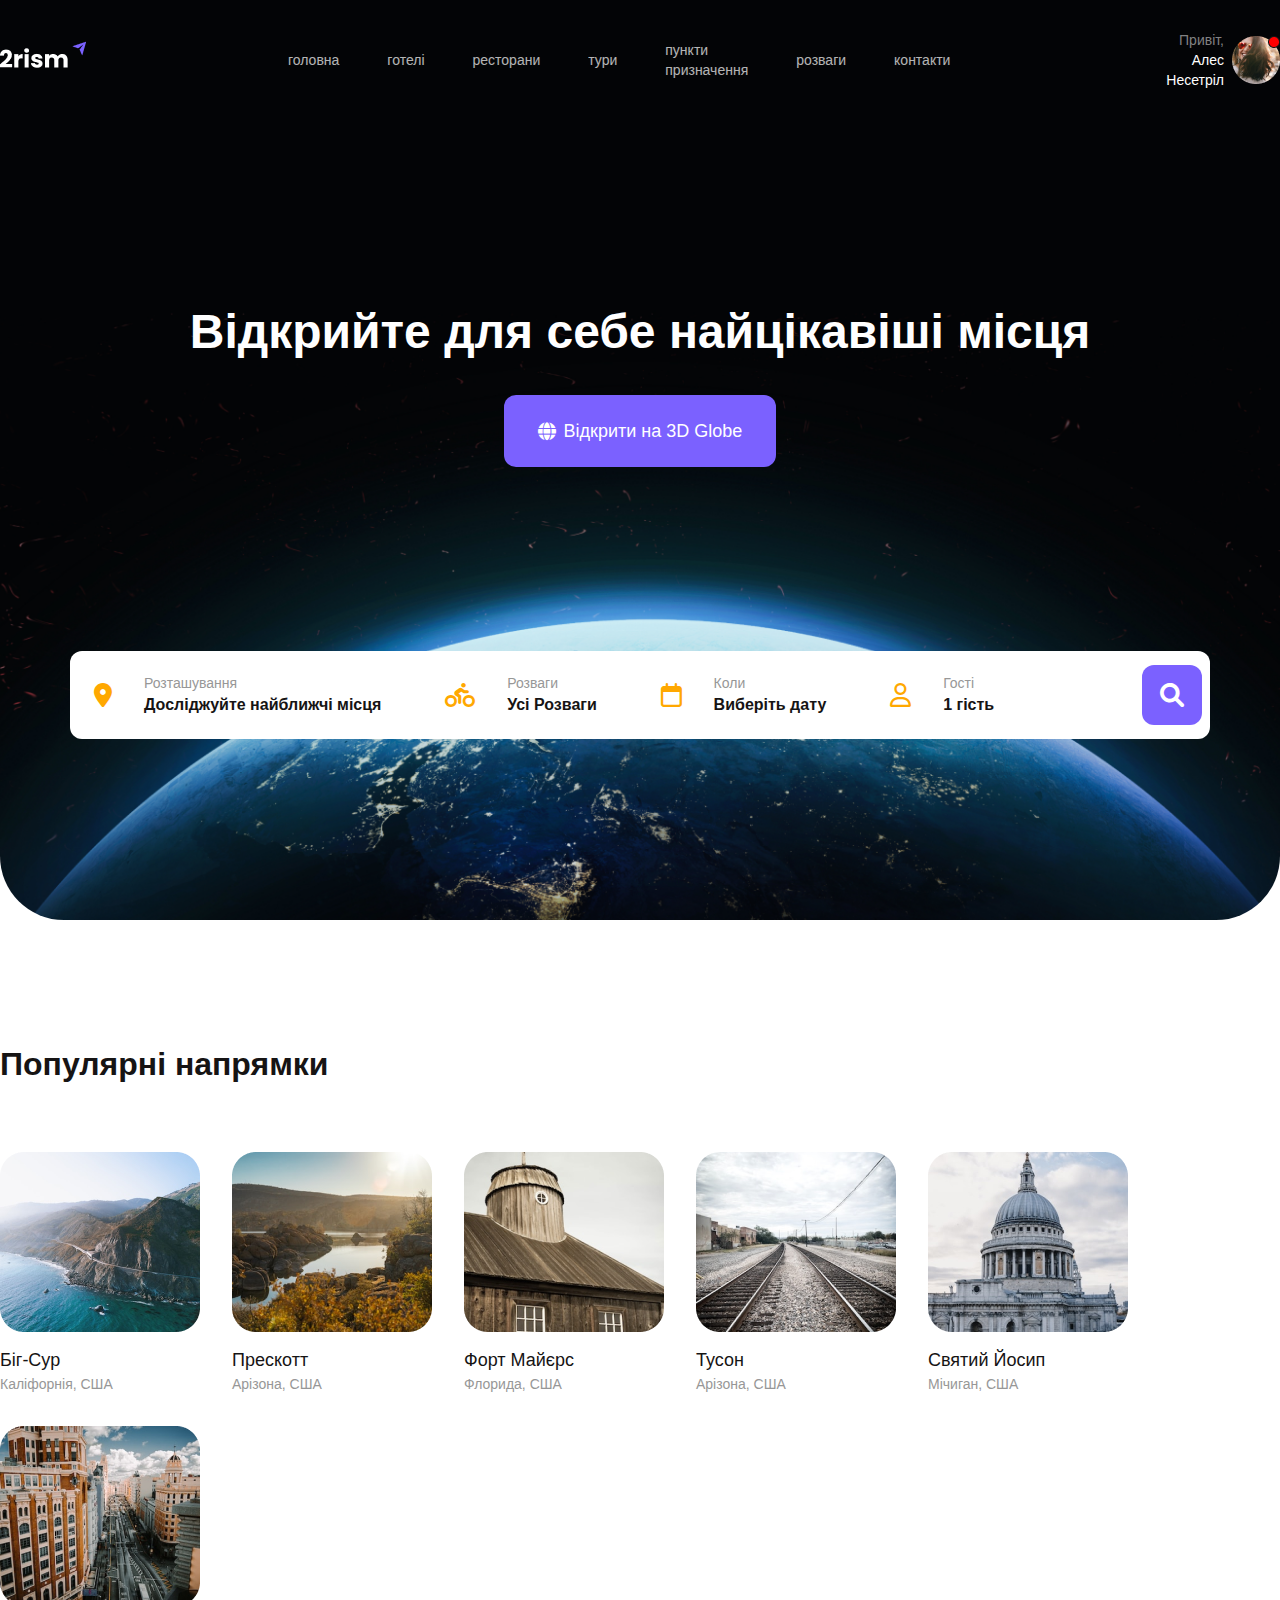
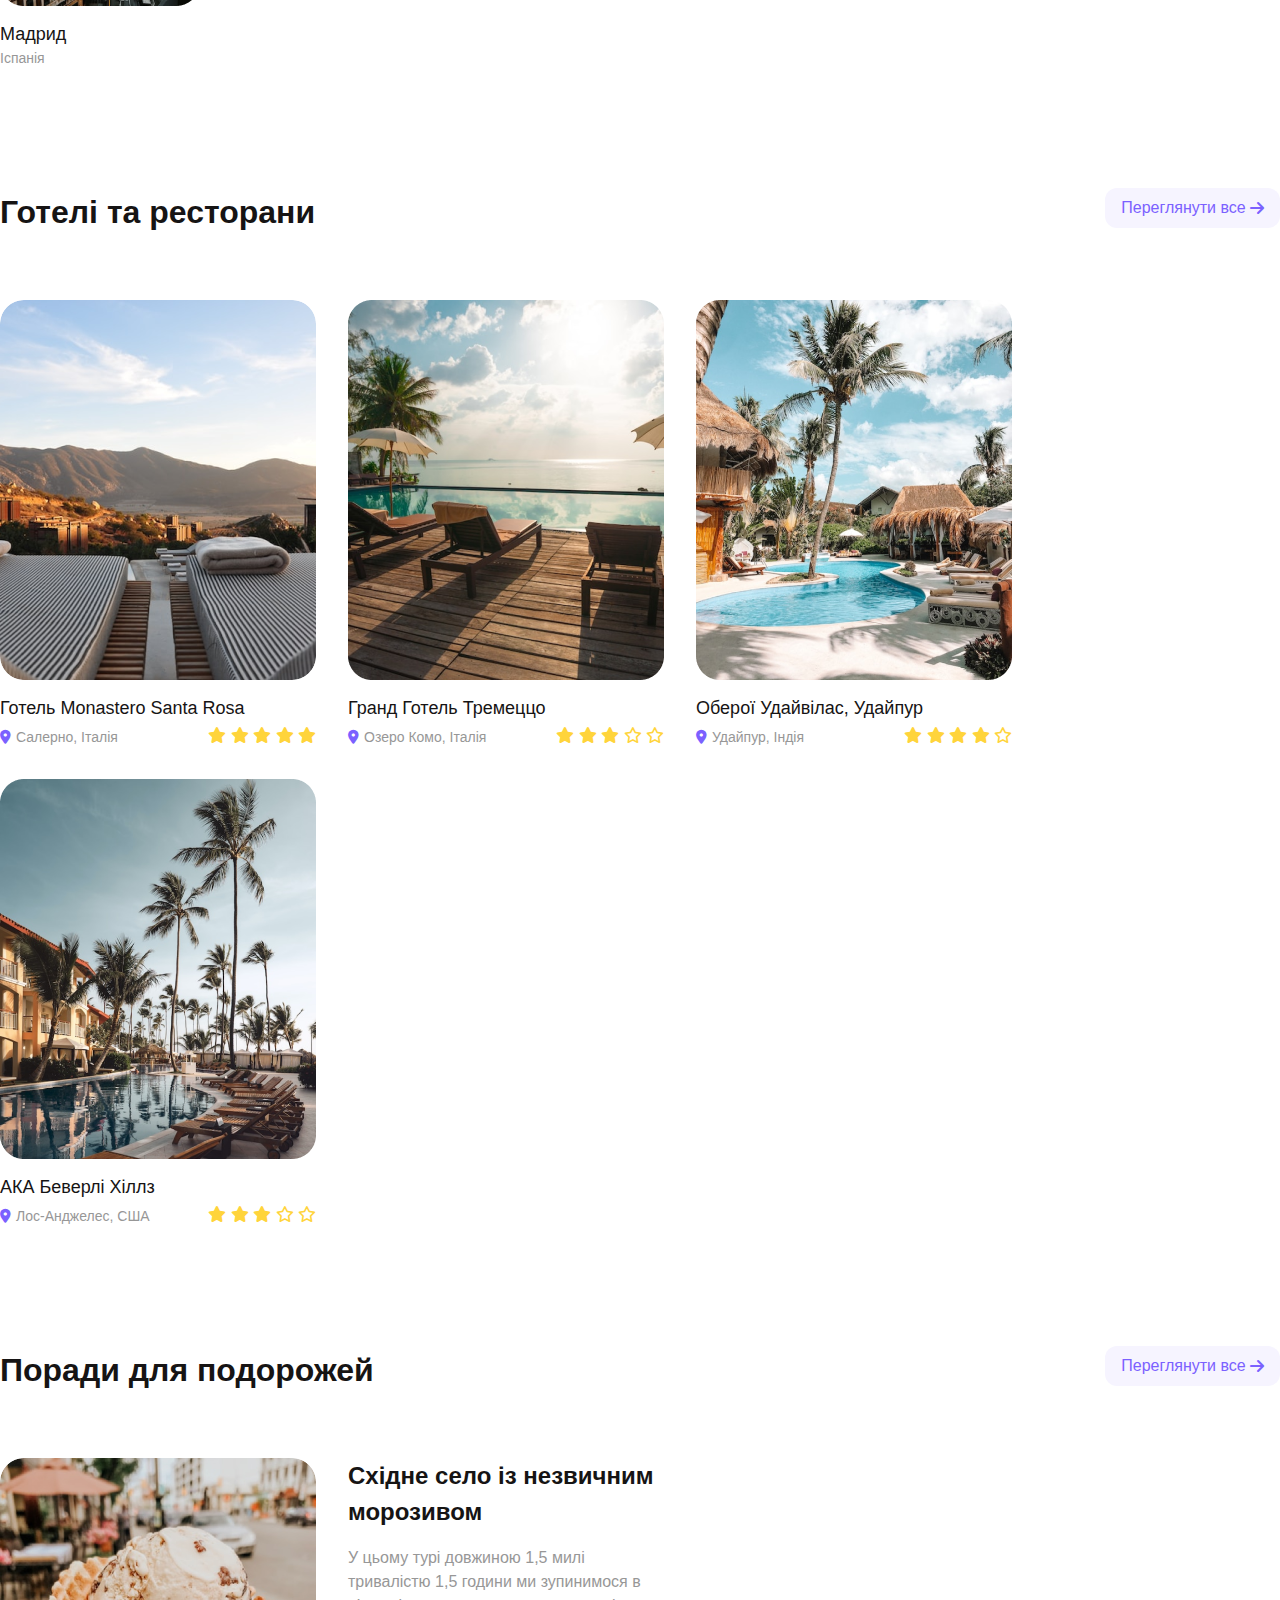
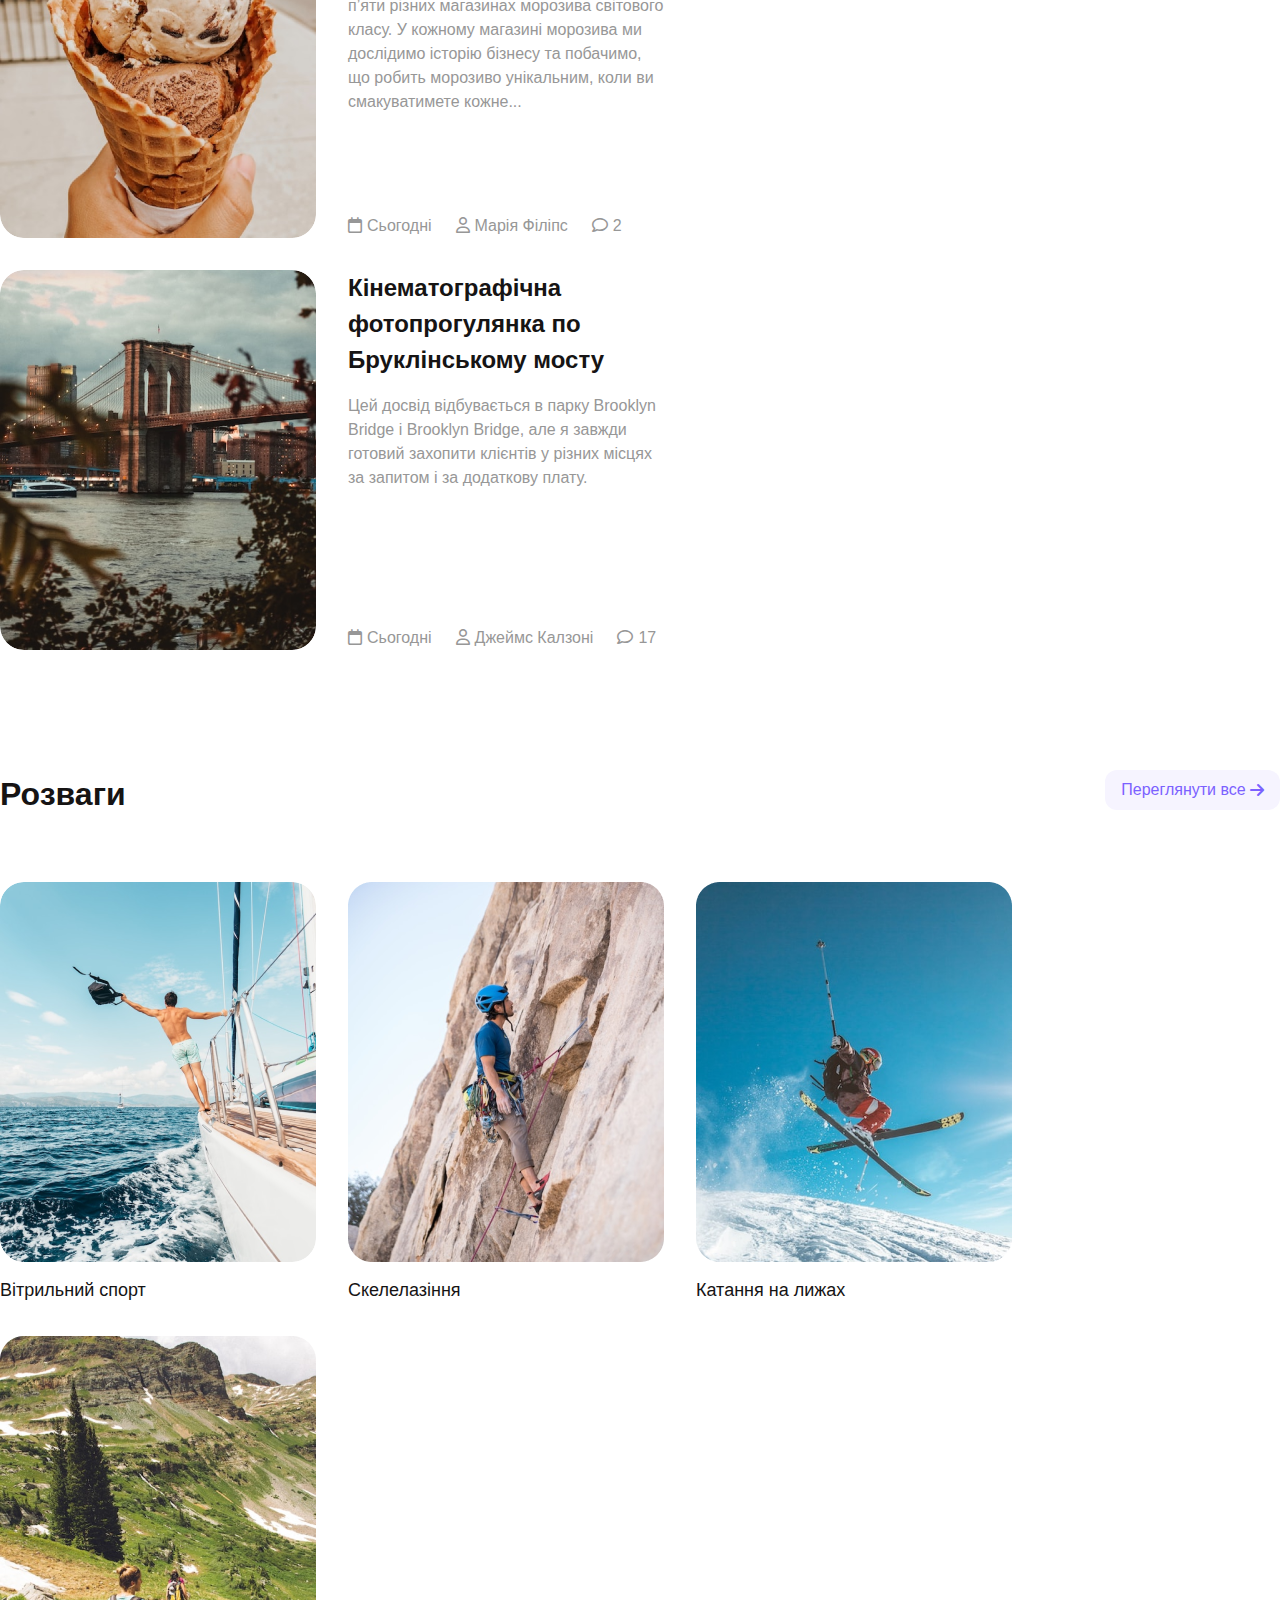
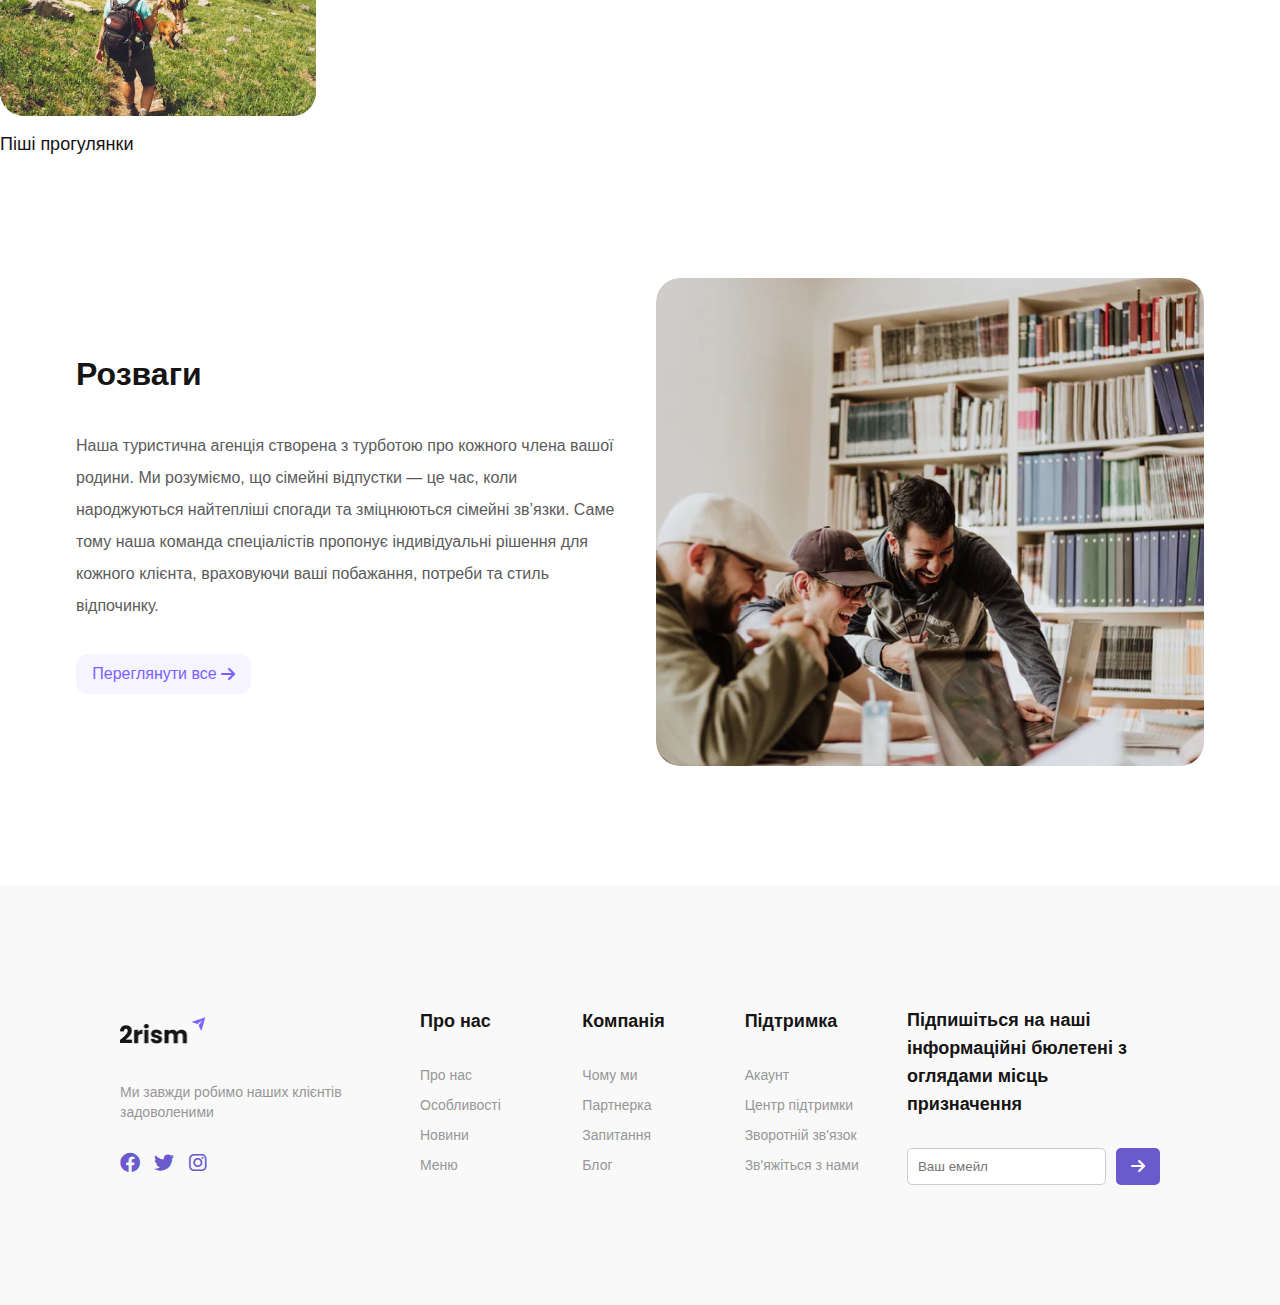
<file: KP/index.html>
<!doctype html>
<html lang="uk">
<head>
    <meta charset="UTF-8">
    <meta name="viewport" content="width=device-width, initial-scale=1.0">
    <meta http-equiv="X-UA-Compatible" content="ie=edge">
    <title>2rism</title>
    <link rel="stylesheet" href="css/style.css">
    <link rel="icon" type="image/png" href="img/favicon.png" sizes="16x16">
    <link rel="shortcut icon" href="img/favicon.png" type="image/x-icon">
    <meta name="description" content="Сайт туристичної агенції для планування сімейних відпусток">
    <link rel="stylesheet" href="https://cdnjs.cloudflare.com/ajax/libs/font-awesome/6.0.0-beta3/css/all.min.css">
</head>
<body>
    <a href="#" class="scroll-to-top" id="scrollToTopBtn">&#8593;</a>
    <div id="contactModal" class="modal">
        <div class="modal-content">
            <span class="close">&times;</span>
            <h2>Зв'язатися з нами</h2>
            <form>
                <label for="name">Ваше ім'я:</label>
                <input type="text" id="name" name="name" required>
                <label for="email">Ваш email:</label>
                <input type="email" id="email" name="email" required>
                <label for="message">Ваше повідомлення:</label>
                <textarea id="message" name="message" required></textarea>
                <button type="submit">Відправити</button>
            </form>
        </div>
    </div>
    <header>
        <a href="index.html"><img src="img/logo.png" class="logo" alt="img"></a>
        <nav>
            <ul>
                <li><a href="#">головна</a></li>
                <li><a href="hotel.html">готелі</a></li>
                <li><a href="#">ресторани</a></li>
                <li><a href="#">тури</a></li>
                <li><a href="#">пункти призначення</a></li>
                <li><a href="#">розваги</a></li>
                <li><a href="#" id="contactBtn">контакти</a></li>
            </ul>
        </nav>
        <div class="user-profile">
            <p>Привіт,<br><span>Алес Несетріл</span></p>
            <img src="img/avatar.png" alt="Profile Picture">
        </div>
    </header>
    <main>
        <section class="hero">
            <h1>Відкрийте для себе найцікавіші місця</h1>
            <a href="#" class="discover-button"><i class="fa-solid fa-globe" style="color: #ffffff;"></i>Відкрити на 3D Globe</a>
        </section>
        <section class="block-search">
            <div class="card-search">
                <i class="fa-solid fa-location-dot fa-xl" style="color: #FFA800;"></i>
                <div>
                    <h2>Розташування</h2>
                    <p>Досліджуйте найближчі місця</p>
                </div>
            </div>
            <div class="card-search">
                <i class="fa-solid fa-person-biking fa-xl" style="color: #FFA800;"></i>
                <div>
                    <h2>Розваги</h2>
                    <p>Усі Розваги</p>
                </div>
            </div>
            <div class="card-search">
                <i class="fa-regular fa-calendar fa-xl" style="color: #FFA800;"></i>
                <div>
                    <h2>Коли</h2>
                    <p>Виберіть дату</p>
                </div>
            </div>
            <div class="card-search">
                <i class="fa-regular fa-user fa-xl" style="color: #FFA800;"></i>
                <div>
                    <h2>Гості</h2>
                    <p>1 гість</p>
                </div>
            </div>
            <a href="#"><i class="fa-solid fa-magnifying-glass fa-xl" style="color: #fff;"></i></a>
        </section>
    </main>
    <section class="block">
        <div>
            <h3 class="sections-title">Популярні напрямки</h3>
            <div class="dest-cards-block">
                <div class="card-destination">
                    <img src="img/card.png" alt="img">
                    <div>
                        <h4>Біг-Сур</h4>
                        <p>Каліфорнія, США</p>
                    </div>
                </div>
                <div class="card-destination">
                    <img src="img/card1.png" alt="img">
                    <div>
                        <h4>Прескотт</h4>
                        <p>Арізона, США</p>
                    </div>
                </div>
                <div class="card-destination">
                    <img src="img/card2.png" alt="img">
                    <div>
                        <h4>Форт Майєрс</h4>
                        <p>Флорида, США</p>
                    </div>
                </div>
                <div class="card-destination">
                    <img src="img/card3.png" alt="img">
                    <div>
                        <h4>Тусон</h4>
                        <p>Арізона, США</p>
                    </div>
                </div>
                <div class="card-destination">
                    <img src="img/card4.png" alt="img">
                    <div>
                        <h4>Святий Йосип</h4>
                        <p>Мічиган, США</p>
                    </div>
                </div>
                <div class="card-destination">
                    <img src="img/card5.png" alt="img">
                    <div>
                        <h4>Мадрид</h4>
                        <p>Іспанія</p>
                    </div>
                </div>
            </div>
        </div>
    </section>
    <section class="block">
        <div>
            <div class="title-block">
                <h3 class="sections-title">Готелі та ресторани</h3>
                <a href="hotel.html">Переглянути все <i class="fa-solid fa-arrow-right" style="color: #7B61FF;"></i></a>
            </div>
            <div class="dest-cards-block">
                <div class="card-hotels">
                    <img src="img/card-hotel.png" alt="img">
                    <div>
                        <h4>Готель Monastero Santa Rosa</h4>
                        <div class="stars-block">
                            <p><i class="fa-solid fa-location-dot" style="color: #7B61FF;"></i>Салерно, Італія</p>
                            <div>
                                <i class="fa-solid fa-star" style="color: #FFD43B;"></i>
                                <i class="fa-solid fa-star" style="color: #FFD43B;"></i>
                                <i class="fa-solid fa-star" style="color: #FFD43B;"></i>
                                <i class="fa-solid fa-star" style="color: #FFD43B;"></i>
                                <i class="fa-solid fa-star" style="color: #FFD43B;"></i>
                            </div>
                        </div>
                    </div>
                </div>
                <div class="card-destination">
                    <img src="img/card-hotel1.png" alt="img">
                    <div>
                        <h4>Гранд Готель Тремеццо</h4>
                        <div class="stars-block">
                            <p><i class="fa-solid fa-location-dot" style="color: #7B61FF;"></i>Озеро Комо, Італія</p>
                            <div>
                                <i class="fa-solid fa-star" style="color: #FFD43B;"></i>
                                <i class="fa-solid fa-star" style="color: #FFD43B;"></i>
                                <i class="fa-solid fa-star" style="color: #FFD43B;"></i>
                                <i class="fa-regular fa-star" style="color: #FFD43B;"></i>
                                <i class="fa-regular fa-star" style="color: #FFD43B;"></i>
                            </div>
                        </div>
                    </div>
                </div>
                <div class="card-destination">
                    <img src="img/card-hotel2.png" alt="img">
                    <div>
                        <h4>Оберої Удайвілас, Удайпур</h4>
                        <div class="stars-block">
                            <p><i class="fa-solid fa-location-dot" style="color: #7B61FF;"></i>Удайпур, Індія</p>
                            <div>
                                <i class="fa-solid fa-star" style="color: #FFD43B;"></i>
                                <i class="fa-solid fa-star" style="color: #FFD43B;"></i>
                                <i class="fa-solid fa-star" style="color: #FFD43B;"></i>
                                <i class="fa-solid fa-star" style="color: #FFD43B;"></i>
                                <i class="fa-regular fa-star" style="color: #FFD43B;"></i>
                            </div>
                        </div>
                    </div>
                </div>
                <div class="card-destination">
                    <img src="img/card-hotel3.png" alt="img">
                    <div>
                        <h4>АКА Беверлі Хіллз</h4>
                        <div class="stars-block">
                            <p><i class="fa-solid fa-location-dot" style="color: #7B61FF;"></i>Лос-Анджелес, США</p>
                            <div>
                                <i class="fa-solid fa-star" style="color: #FFD43B;"></i>
                                <i class="fa-solid fa-star" style="color: #FFD43B;"></i>
                                <i class="fa-solid fa-star" style="color: #FFD43B;"></i>
                                <i class="fa-regular fa-star" style="color: #FFD43B;"></i>
                                <i class="fa-regular fa-star" style="color: #FFD43B;"></i>
                            </div>
                        </div>
                    </div>
                </div>
            </div>
        </div>
    </section>
    <section class="block">
        <div>
            <div class="title-block">
                <h3 class="sections-title">Поради для подорожей</h3>
                <a href="advice.html">Переглянути все <i class="fa-solid fa-arrow-right" style="color: #7B61FF;"></i></a>
            </div>
            <div class="dest-cards-block">
                <div class="card-tips">
                    <img src="img/card-travel.png" alt="img">
                    <div>
                        <h4>Східне село із незвичним морозивом</h4>
                        <p>У цьому турі довжиною 1,5 милі тривалістю 1,5 години ми зупинимося
                            в п’яти різних магазинах морозива світового класу. У кожному
                            магазині морозива ми дослідимо історію бізнесу та побачимо,
                            що робить морозиво унікальним, коли ви смакуватимете кожне...</p>
                        <div class="card-info">
                            <p><i class="fa-regular fa-calendar" style="color: #979797;"></i>Сьогодні</p>
                            <p><i class="fa-regular fa-user" style="color: #979797;"></i>Марія Філіпс</p>
                            <p><i class="fa-regular fa-comment" style="color: #979797;"></i>2</p>
                        </div>
                    </div>
                </div>
                <div class="card-tips">
                    <img src="img/card-travel2.png" alt="img">
                    <div>
                        <h4>Кінематографічна фотопрогулянка по Бруклінському мосту</h4>
                        <p>Цей досвід відбувається в парку Brooklyn Bridge і Brooklyn Bridge,
                            але я завжди готовий захопити клієнтів у різних місцях за запитом і
                            за додаткову плату.</p>
                        <div class="card-info">
                            <p><i class="fa-regular fa-calendar" style="color: #979797;"></i>Сьогодні</p>
                            <p><i class="fa-regular fa-user" style="color: #979797;"></i>Джеймс Калзоні</p>
                            <p><i class="fa-regular fa-comment" style="color: #979797;"></i>17</p>
                        </div>
                    </div>
                </div>
            </div>
        </div>
    </section>
    <section class="block">
        <div>
            <div class="title-block">
                <h3 class="sections-title">Розваги</h3>
                <a href="#">Переглянути все <i class="fa-solid fa-arrow-right" style="color: #7B61FF;"></i></a>
            </div>
            <div class="dest-cards-block">
                <div class="card-hotels">
                    <img src="img/card-act.png" alt="img">
                    <div>
                        <h4>Вітрильний спорт</h4>
                    </div>
                </div>
                <div class="card-destination">
                    <img src="img/card-act1.png" alt="img">
                    <div>
                        <h4>Скелелазіння</h4>
                    </div>
                </div>
                <div class="card-destination">
                    <img src="img/card-act2.png" alt="img">
                    <div>
                        <h4>Катання на лижах</h4>
                    </div>
                </div>
                <div class="card-destination">
                    <img src="img/card-act3.png" alt="img">
                    <div>
                        <h4>Піші прогулянки</h4>
                    </div>
                </div>
            </div>
        </div>
    </section>
    <section class="block">
        <div class="about-block">
            <div>
                <h3 class="sections-title">Розваги</h3>
                <p>Наша туристична агенція створена з турботою про кожного члена вашої родини.
                    Ми розуміємо, що сімейні відпустки — це час, коли народжуються найтепліші
                    спогади та зміцнюються сімейні зв’язки. Саме тому наша команда спеціалістів
                    пропонує індивідуальні рішення для кожного клієнта, враховуючи ваші побажання,
                    потреби та стиль відпочинку.</p>
                <a href="#">Переглянути все <i class="fa-solid fa-arrow-right" style="color: #7B61FF;"></i></a>
            </div>
            <img src="img/col.png" alt="img">
        </div>
    </section>
    <footer>
        <div class="footer-container">
            <div class="footer-section">
                <img src="img/logo-black.png" alt="img">
                <p>Ми завжди робимо наших клієнтів задоволеними</p>
                <div class="social-icons">
                    <a href="#"><i class="fab fa-facebook"></i></a>
                    <a href="#"><i class="fab fa-twitter"></i></a>
                    <a href="#"><i class="fab fa-instagram"></i></a>
                </div>
            </div>
            <div class="footer-section">
                <h3>Про нас</h3>
                <ul>
                    <li><a href="#">Про нас</a></li>
                    <li><a href="#">Особливості</a></li>
                    <li><a href="#">Новини</a></li>
                    <li><a href="#">Меню</a></li>
                </ul>
            </div>
            <div class="footer-section">
                <h3>Компанія</h3>
                <ul>
                    <li><a href="#">Чому ми</a></li>
                    <li><a href="#">Партнерка</a></li>
                    <li><a href="#">Запитання</a></li>
                    <li><a href="#">Блог</a></li>
                </ul>
            </div>
            <div class="footer-section">
                <h3>Підтримка</h3>
                <ul>
                    <li><a href="#">Акаунт</a></li>
                    <li><a href="#">Центр підтримки</a></li>
                    <li><a href="#">Зворотній зв'язок</a></li>
                    <li><a href="#">Зв'яжіться з нами</a></li>
                </ul>
            </div>
            <div class="footer-section">
                <h3>Підпишіться на наші інформаційні бюлетені з оглядами місць призначення</h3>
                <form action="#">
                    <input type="email" placeholder="Ваш емейл" required>
                    <button type="submit"><i class="fas fa-arrow-right"></i></button>
                </form>
            </div>
        </div>
    </footer>

    <script src="script/script.js"></script>
</body>
</html>
</file>
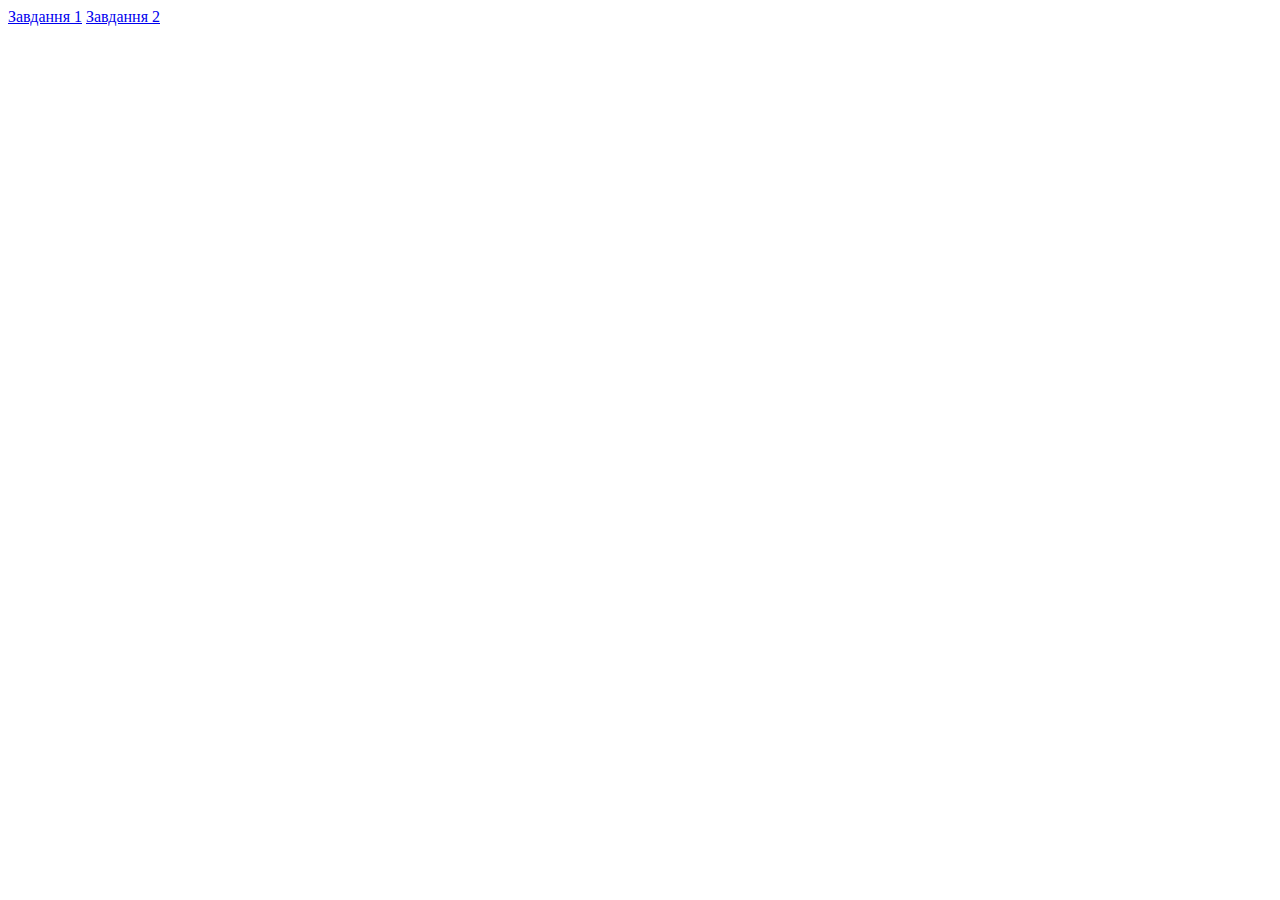
<file: lr5/index.html>
<!DOCTYPE html>
<html lang="en">
<head>
    <meta charset="UTF-8">
    <meta name="viewport" content="width=device-width, initial-scale=1.0">
    <title>Document</title>
</head>
<body>
    <a href="1/index.html">Завдання 1</a>
    <a href="2/index.html">Завдання 2</a>
</body>
</html>
</file>
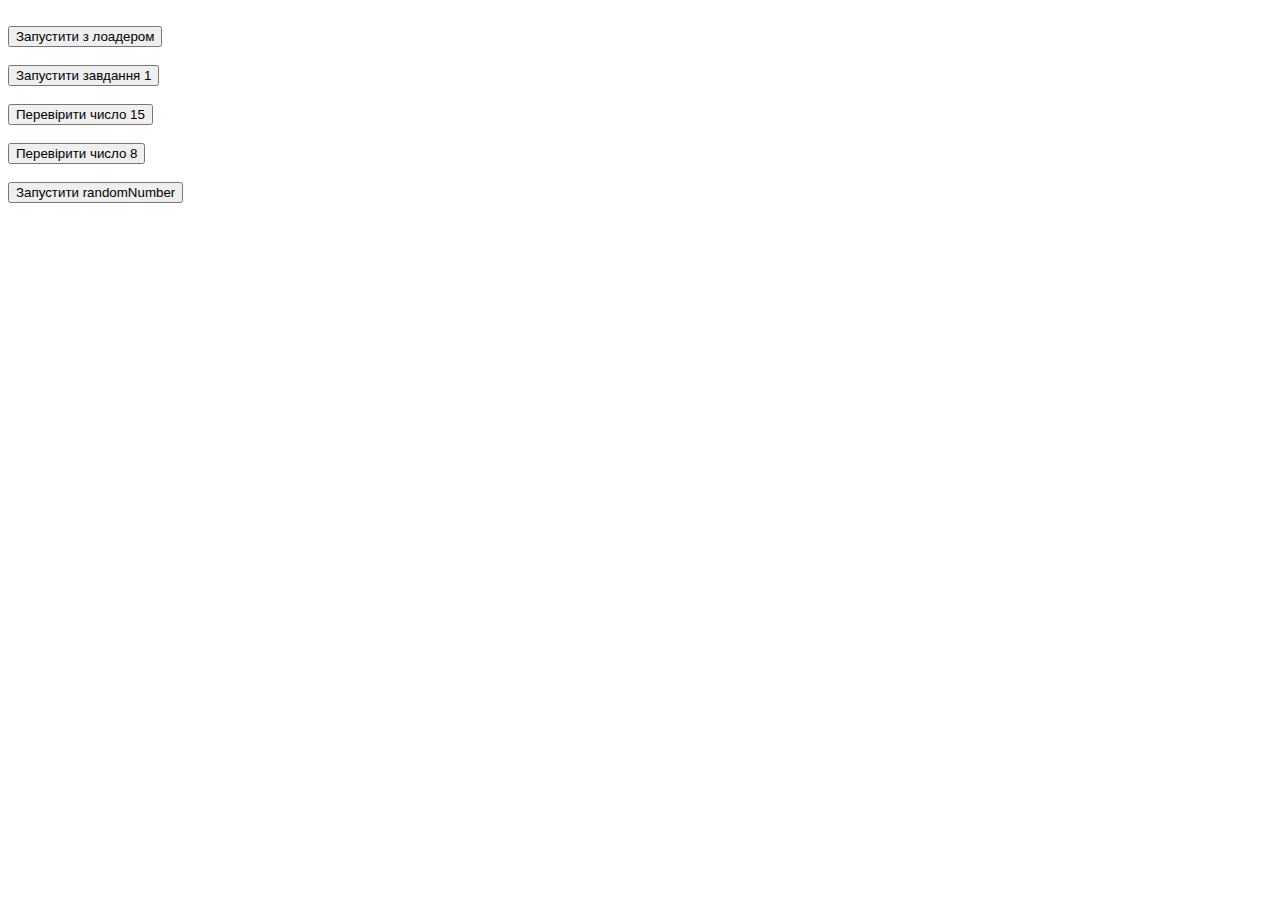
<file: lr6/index.html>
<!DOCTYPE html>
<html lang="en">
<head>
    <meta charset="UTF-8">
    <meta name="viewport" content="width=device-width, initial-scale=1.0">
    <title>Document</title>
</head>
<body>
    <div id="loader" style="display: none;">Завантаження...</div>
    <div id="result"></div><br>
    <button onclick="runWithLoader()">Запустити з лоадером</button><br><br>
    <button onclick="task1()">Запустити завдання 1</button><br><br>
    <button onclick="handleCheckNumber(15)">Перевірити число 15</button><br><br>
    <button onclick="handleCheckNumber(8)">Перевірити число 8</button><br><br>
    <button onclick="runRandomNumber()">Запустити randomNumber</button>
    <script src="script.js"></script>
</body>
</html>
</file>
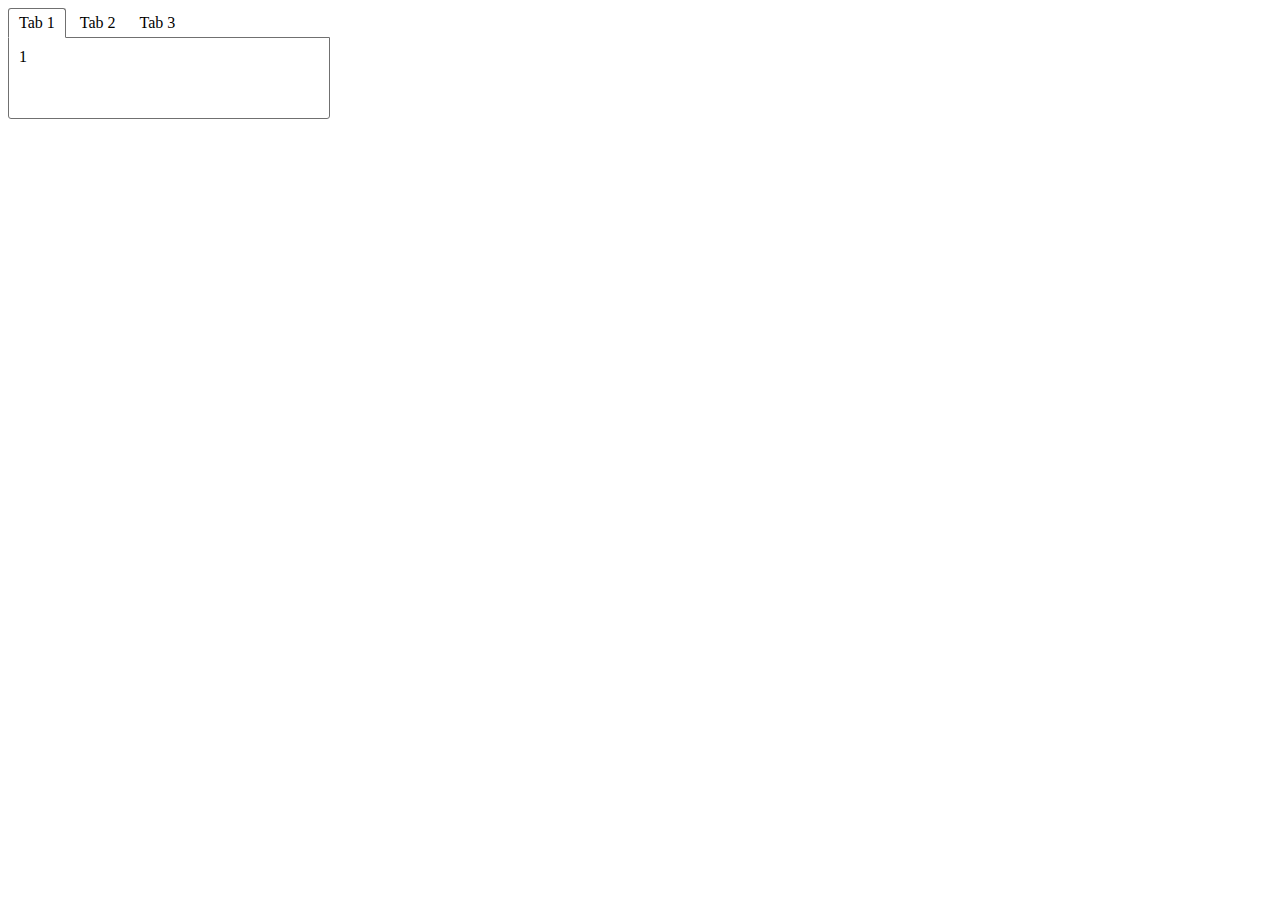
<file: lr5/1/index.html>
<!DOCTYPE html>
<html lang="en">
<head>
    <meta charset="UTF-8">
    <meta name="viewport" content="width=device-width, initial-scale=1.0">
    <link rel="stylesheet" href="style.css">
    <title>Document</title>
</head>
<body>
    <div id="tabs">
        <div class="tab whiteborder">Tab 1</div>
        <div class="tab">Tab 2</div>
        <div class="tab">Tab 3</div>
        <div class="tabContent">1</div>
        <div class="tabContent">2</div>
        <div class="tabContent">3</div>
    </div>
    <script src="script.js"></script>
</body>
</html>
</file>
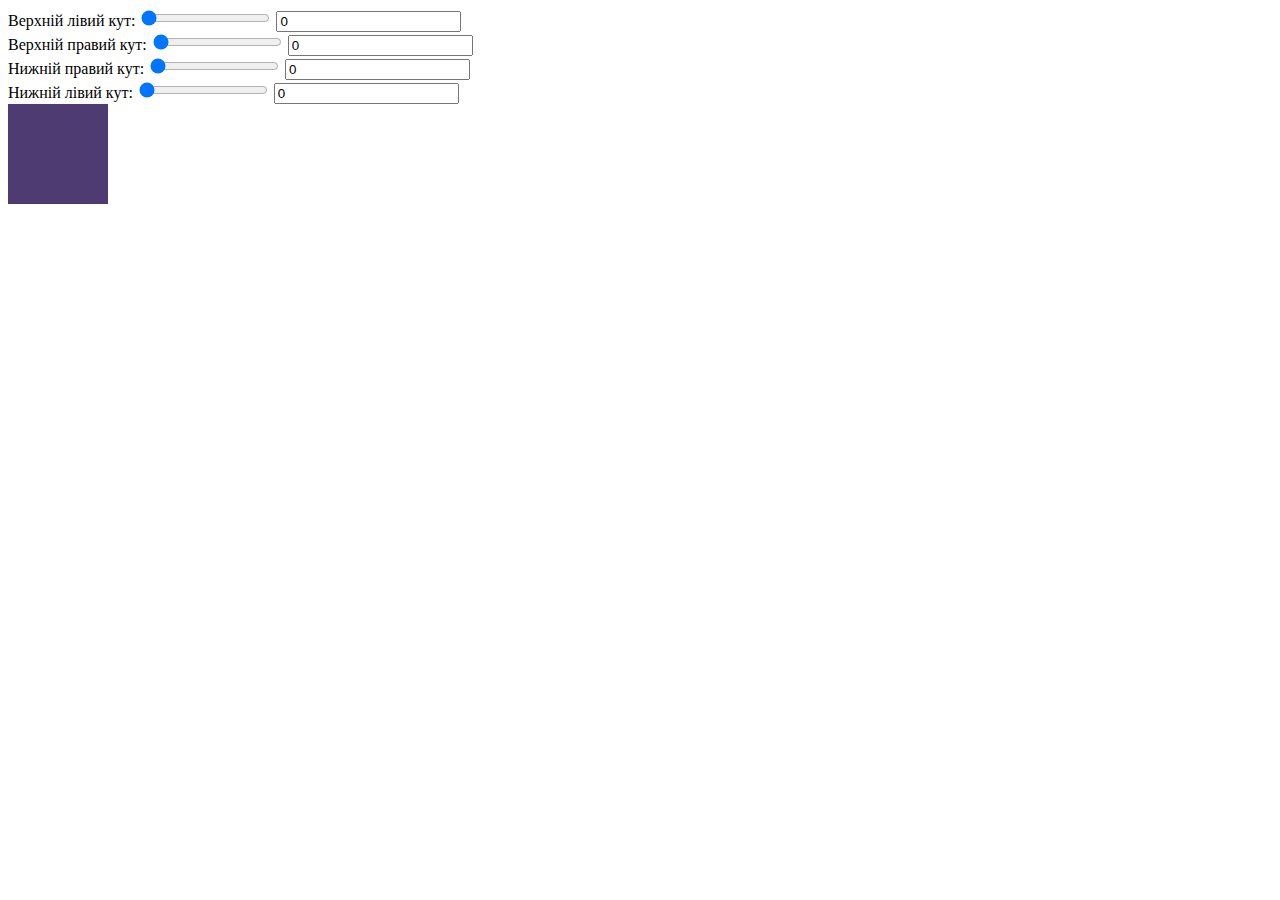
<file: lr5/2/index.html>
<!DOCTYPE html>
<html lang="en">
<head>
    <meta charset="UTF-8">
    <meta name="viewport" content="width=device-width, initial-scale=1.0">
    <link rel="stylesheet" href="style.css">
    <title>Document</title>
</head>
<body>
    <div>Верхній лівий кут:
        <input type="range" id="rtl" min="0" max="100" value="0" oninput="generate()">
        <input type="text" id="ttl" value="0">
    </div>
    <div>Верхній правий кут:
        <input type="range" id="rtr" min="0" max="100" value="0" oninput="generate()">
        <input type="text" id="ttr" value="0">
    </div>
    <div>Нижній правий кут:
        <input type="range" id="rbr" min="0" max="100" value="0" oninput="generate()">
        <input type="text" id="tbr" value="0">
    </div>
    <div>Нижній лівий кут:
        <input type="range" id="rbl" min="0" max="100" value="0" oninput="generate()">
        <input type="text" id="tbl" value="0">
    </div>
    <div id="block"></div>
    <script src="script.js"></script>
</body>
</html>
</file>
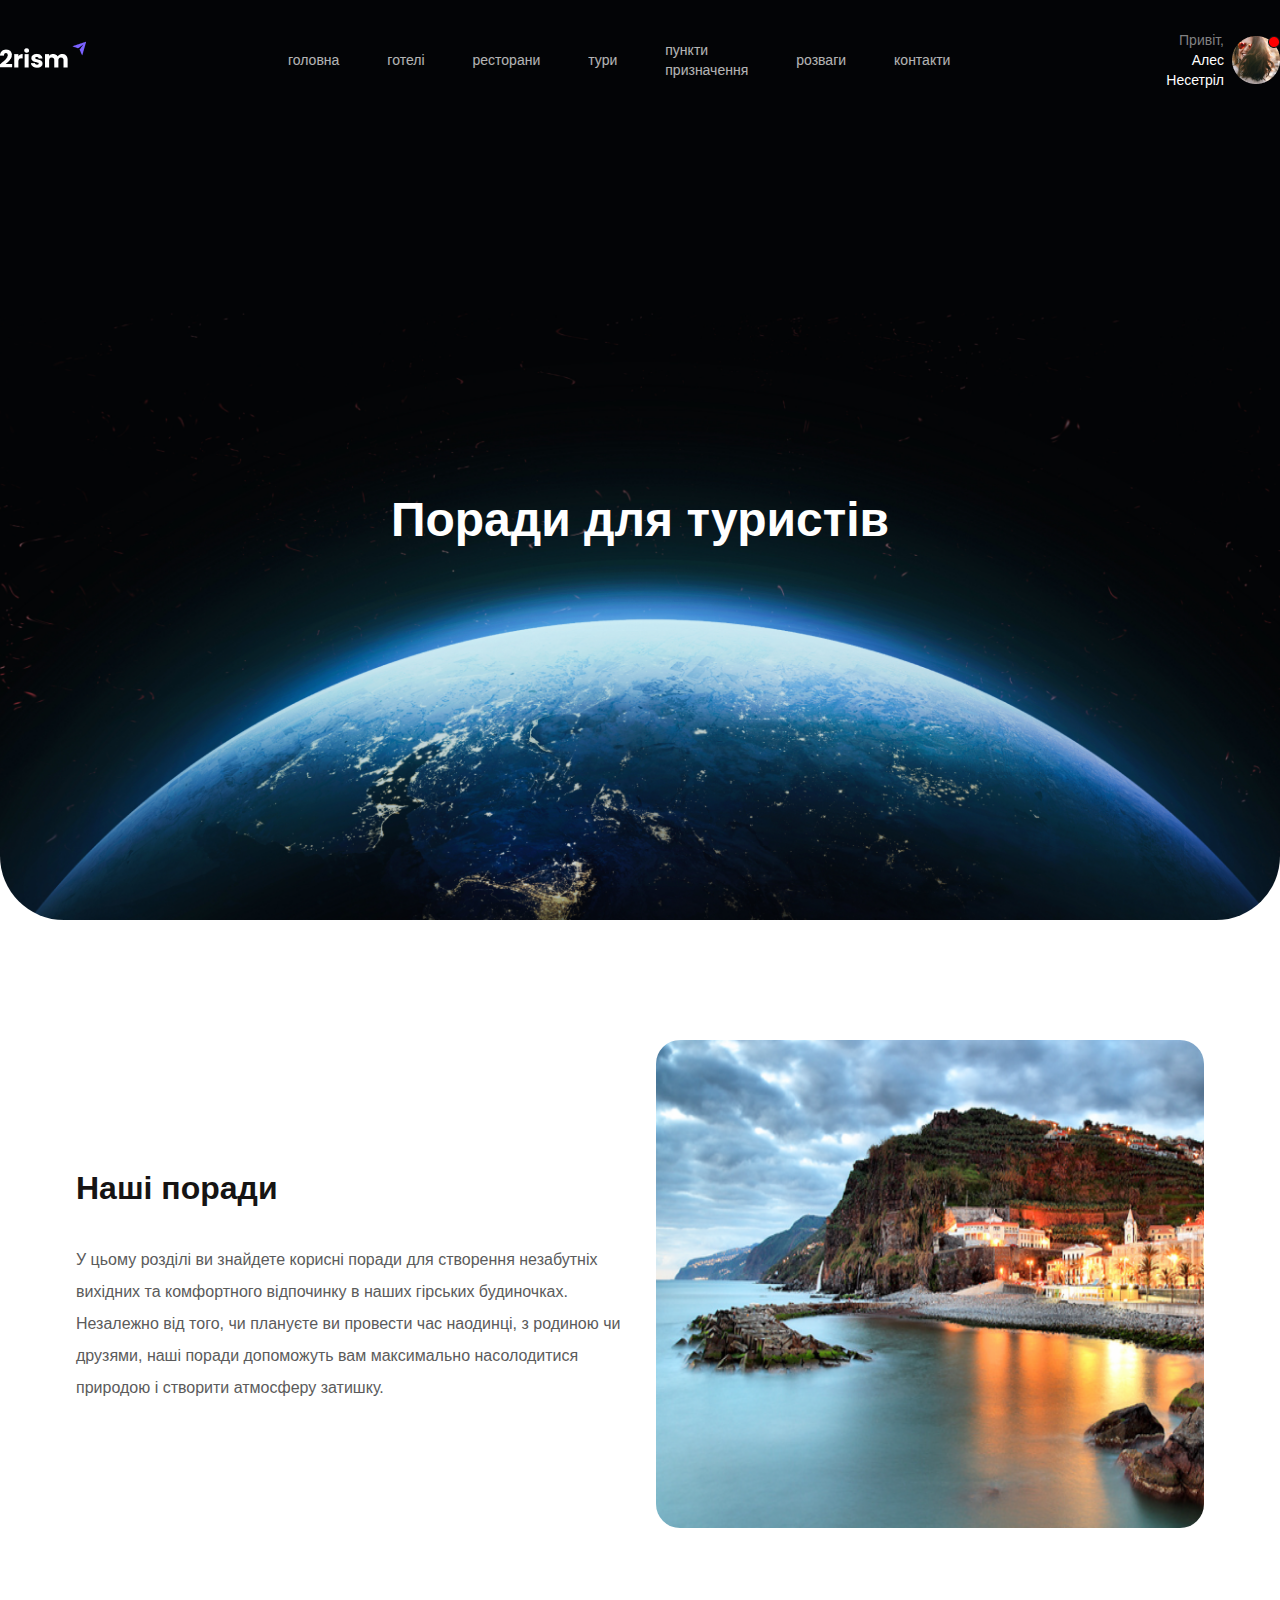
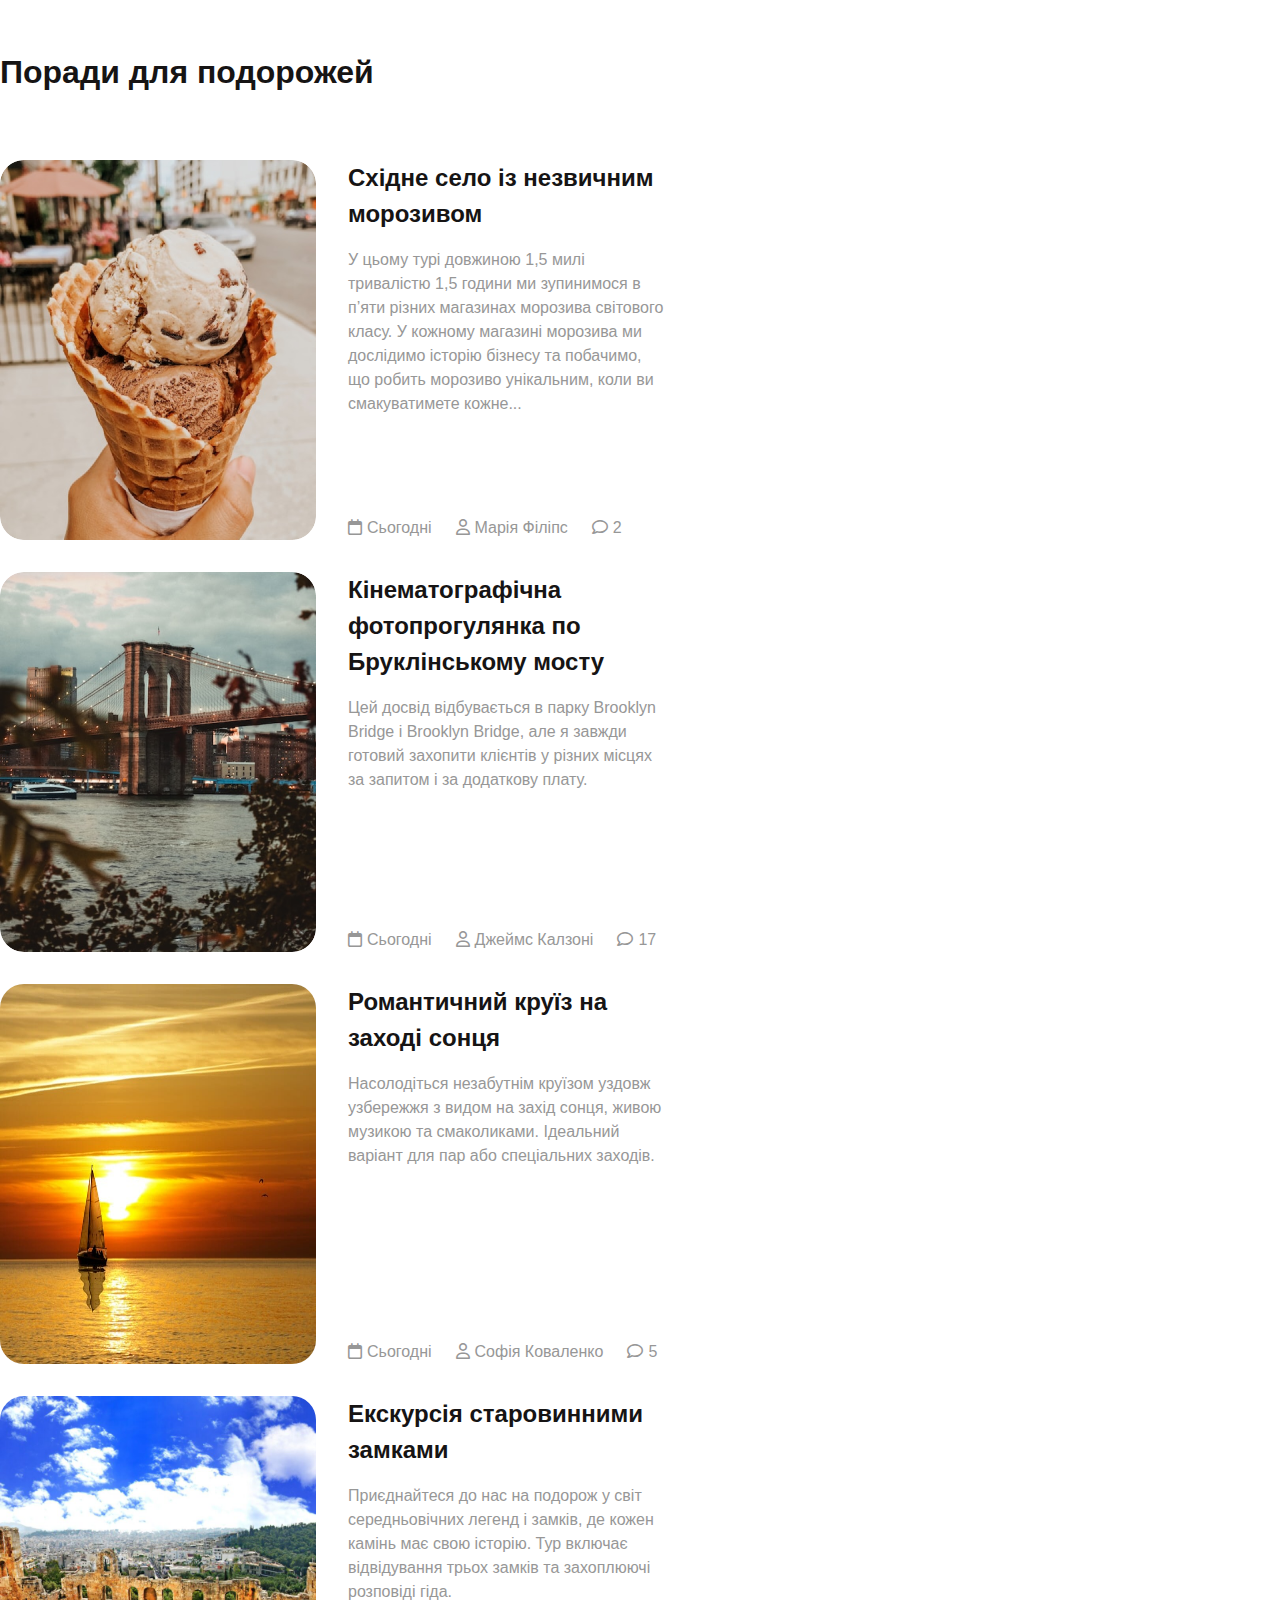
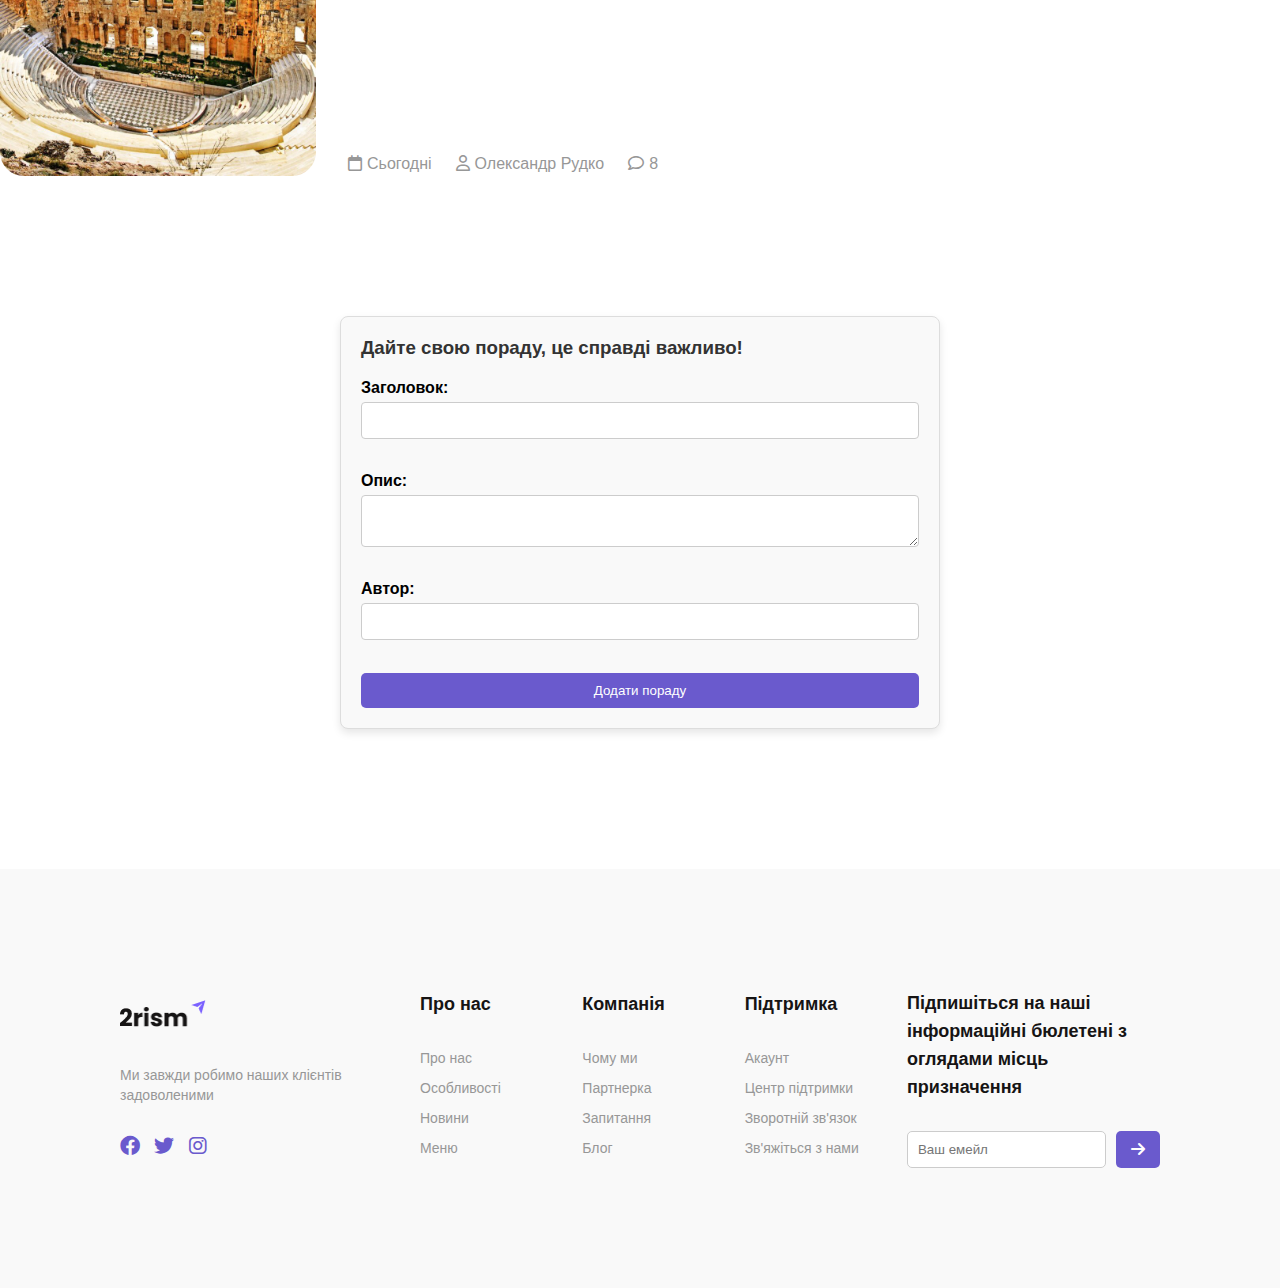
<file: KP/advice.html>
<!doctype html>
<html lang="uk">
<head>
    <meta charset="UTF-8">
    <meta name="viewport" content="width=device-width, initial-scale=1.0">
    <meta http-equiv="X-UA-Compatible" content="ie=edge">
    <title>2rism</title>
    <link rel="stylesheet" href="css/style.css">
    <link rel="icon" type="image/png" href="img/favicon.png" sizes="16x16">
    <link rel="shortcut icon" href="img/favicon.png" type="image/x-icon">
    <meta name="description" content="Сайт туристичної агенції для планування сімейних відпусток">
    <link rel="stylesheet" href="https://cdnjs.cloudflare.com/ajax/libs/font-awesome/6.0.0-beta3/css/all.min.css">
</head>
<body>
<a href="#" class="scroll-to-top" id="scrollToTopBtn">&#8593;</a>
<div id="contactModal" class="modal">
    <div class="modal-content">
        <span class="close">&times;</span>
        <h2>Зв'язатися з нами</h2>
        <form>
            <label for="name">Ваше ім'я:</label>
            <input type="text" id="name" name="name" required>
            <label for="email">Ваш email:</label>
            <input type="email" id="email" name="email" required>
            <label for="message">Ваше повідомлення:</label>
            <textarea id="message" name="message" required></textarea>
            <button type="submit">Відправити</button>
        </form>
    </div>
</div>
<header>
    <a href="index.html"><img src="img/logo.png" class="logo" alt="img"></a>
    <nav>
        <ul>
            <li><a href="#">головна</a></li>
            <li><a href="hotel.html">готелі</a></li>
            <li><a href="#">ресторани</a></li>
            <li><a href="#">тури</a></li>
            <li><a href="#">пункти призначення</a></li>
            <li><a href="#">розваги</a></li>
            <li><a href="#" id="contactBtn">контакти</a></li>
        </ul>
    </nav>
    <div class="user-profile">
        <p>Привіт,<br><span>Алес Несетріл</span></p>
        <img src="img/avatar.png" alt="Profile Picture">
    </div>
</header>
<main>
    <section class="hero">
        <h1>Поради для туристів</h1>
    </section>
</main>
<section class="block">
    <div class="about-block">
        <div>
            <h3 class="sections-title">Наші поради</h3>
            <p>У цьому розділі ви знайдете корисні поради для створення незабутніх
                вихідних та комфортного відпочинку в наших гірських будиночках.
                Незалежно від того, чи плануєте ви провести час наодинці, з родиною
                чи друзями, наші поради допоможуть вам максимально насолодитися природою
                і створити атмосферу затишку.</p>
        </div>
        <img src="img/fon.png" alt="img">
    </div>
</section>
<section class="block">
    <div>
        <h3 class="sections-title">Поради для подорожей</h3>
        <div class="dest-cards-block">
            <div class="card-tips">
                <img src="img/card-travel.png" alt="img">
                <div>
                    <h4>Східне село із незвичним морозивом</h4>
                    <p>У цьому турі довжиною 1,5 милі тривалістю 1,5 години ми зупинимося
                        в п’яти різних магазинах морозива світового класу. У кожному
                        магазині морозива ми дослідимо історію бізнесу та побачимо,
                        що робить морозиво унікальним, коли ви смакуватимете кожне...</p>
                    <div class="card-info">
                        <p><i class="fa-regular fa-calendar" style="color: #979797;"></i>Сьогодні</p>
                        <p><i class="fa-regular fa-user" style="color: #979797;"></i>Марія Філіпс</p>
                        <p><i class="fa-regular fa-comment" style="color: #979797;"></i>2</p>
                    </div>
                </div>
            </div>
            <div class="card-tips">
                <img src="img/card-travel2.png" alt="img">
                <div>
                    <h4>Кінематографічна фотопрогулянка по Бруклінському мосту</h4>
                    <p>Цей досвід відбувається в парку Brooklyn Bridge і Brooklyn Bridge,
                        але я завжди готовий захопити клієнтів у різних місцях за запитом і
                        за додаткову плату.</p>
                    <div class="card-info">
                        <p><i class="fa-regular fa-calendar" style="color: #979797;"></i>Сьогодні</p>
                        <p><i class="fa-regular fa-user" style="color: #979797;"></i>Джеймс Калзоні</p>
                        <p><i class="fa-regular fa-comment" style="color: #979797;"></i>17</p>
                    </div>
                </div>
            </div>
            <div class="card-tips">
                <img src="img/tips.jpg" alt="img">
                <div>
                    <h4>Романтичний круїз на заході сонця</h4>
                    <p>Насолодіться незабутнім круїзом уздовж узбережжя з видом на захід сонця,
                        живою музикою та смаколиками. Ідеальний варіант для пар або
                        спеціальних заходів.</p>
                    <div class="card-info">
                        <p><i class="fa-regular fa-calendar" style="color: #979797;"></i>Сьогодні</p>
                        <p><i class="fa-regular fa-user" style="color: #979797;"></i>Софія Коваленко</p>
                        <p><i class="fa-regular fa-comment" style="color: #979797;"></i>5</p>
                    </div>
                </div>
            </div>
            <div class="card-tips">
                <img src="img/tips2.jpg" alt="img">
                <div>
                    <h4>Екскурсія старовинними замками</h4>
                    <p>Приєднайтеся до нас на подорож у світ середньовічних легенд і замків,
                        де кожен камінь має свою історію. Тур включає відвідування трьох
                        замків та захоплюючі розповіді гіда.</p>
                    <div class="card-info">
                        <p><i class="fa-regular fa-calendar" style="color: #979797;"></i>Сьогодні</p>
                        <p><i class="fa-regular fa-user" style="color: #979797;"></i>Олександр Рудко</p>
                        <p><i class="fa-regular fa-comment" style="color: #979797;"></i>8</p>
                    </div>
                </div>
            </div>
        </div>
    </div>
</section>
<section class="block">
    <form class="travel-tips-form">
        <h3>Дайте свою пораду, це справді важливо!</h3>
        <label for="title">Заголовок:</label>
        <input type="text" id="title" name="title" required><br>

        <label for="description">Опис:</label>
        <textarea id="description" name="description" required></textarea><br>

        <label for="author">Автор:</label>
        <input type="text" id="author" name="author" required><br>

        <button type="submit">Додати пораду</button>
    </form>
</section>
<footer>
    <div class="footer-container">
        <div class="footer-section">
            <img src="img/logo-black.png" alt="img">
            <p>Ми завжди робимо наших клієнтів задоволеними</p>
            <div class="social-icons">
                <a href="#"><i class="fab fa-facebook"></i></a>
                <a href="#"><i class="fab fa-twitter"></i></a>
                <a href="#"><i class="fab fa-instagram"></i></a>
            </div>
        </div>
        <div class="footer-section">
            <h3>Про нас</h3>
            <ul>
                <li><a href="#">Про нас</a></li>
                <li><a href="#">Особливості</a></li>
                <li><a href="#">Новини</a></li>
                <li><a href="#">Меню</a></li>
            </ul>
        </div>
        <div class="footer-section">
            <h3>Компанія</h3>
            <ul>
                <li><a href="#">Чому ми</a></li>
                <li><a href="#">Партнерка</a></li>
                <li><a href="#">Запитання</a></li>
                <li><a href="#">Блог</a></li>
            </ul>
        </div>
        <div class="footer-section">
            <h3>Підтримка</h3>
            <ul>
                <li><a href="#">Акаунт</a></li>
                <li><a href="#">Центр підтримки</a></li>
                <li><a href="#">Зворотній зв'язок</a></li>
                <li><a href="#">Зв'яжіться з нами</a></li>
            </ul>
        </div>
        <div class="footer-section">
            <h3>Підпишіться на наші інформаційні бюлетені з оглядами місць призначення</h3>
            <form action="#">
                <input type="email" placeholder="Ваш емейл" required>
                <button type="submit"><i class="fas fa-arrow-right"></i></button>
            </form>
        </div>
    </div>
</footer>

<script src="script/script.js"></script>
</body>
</html>
</file>
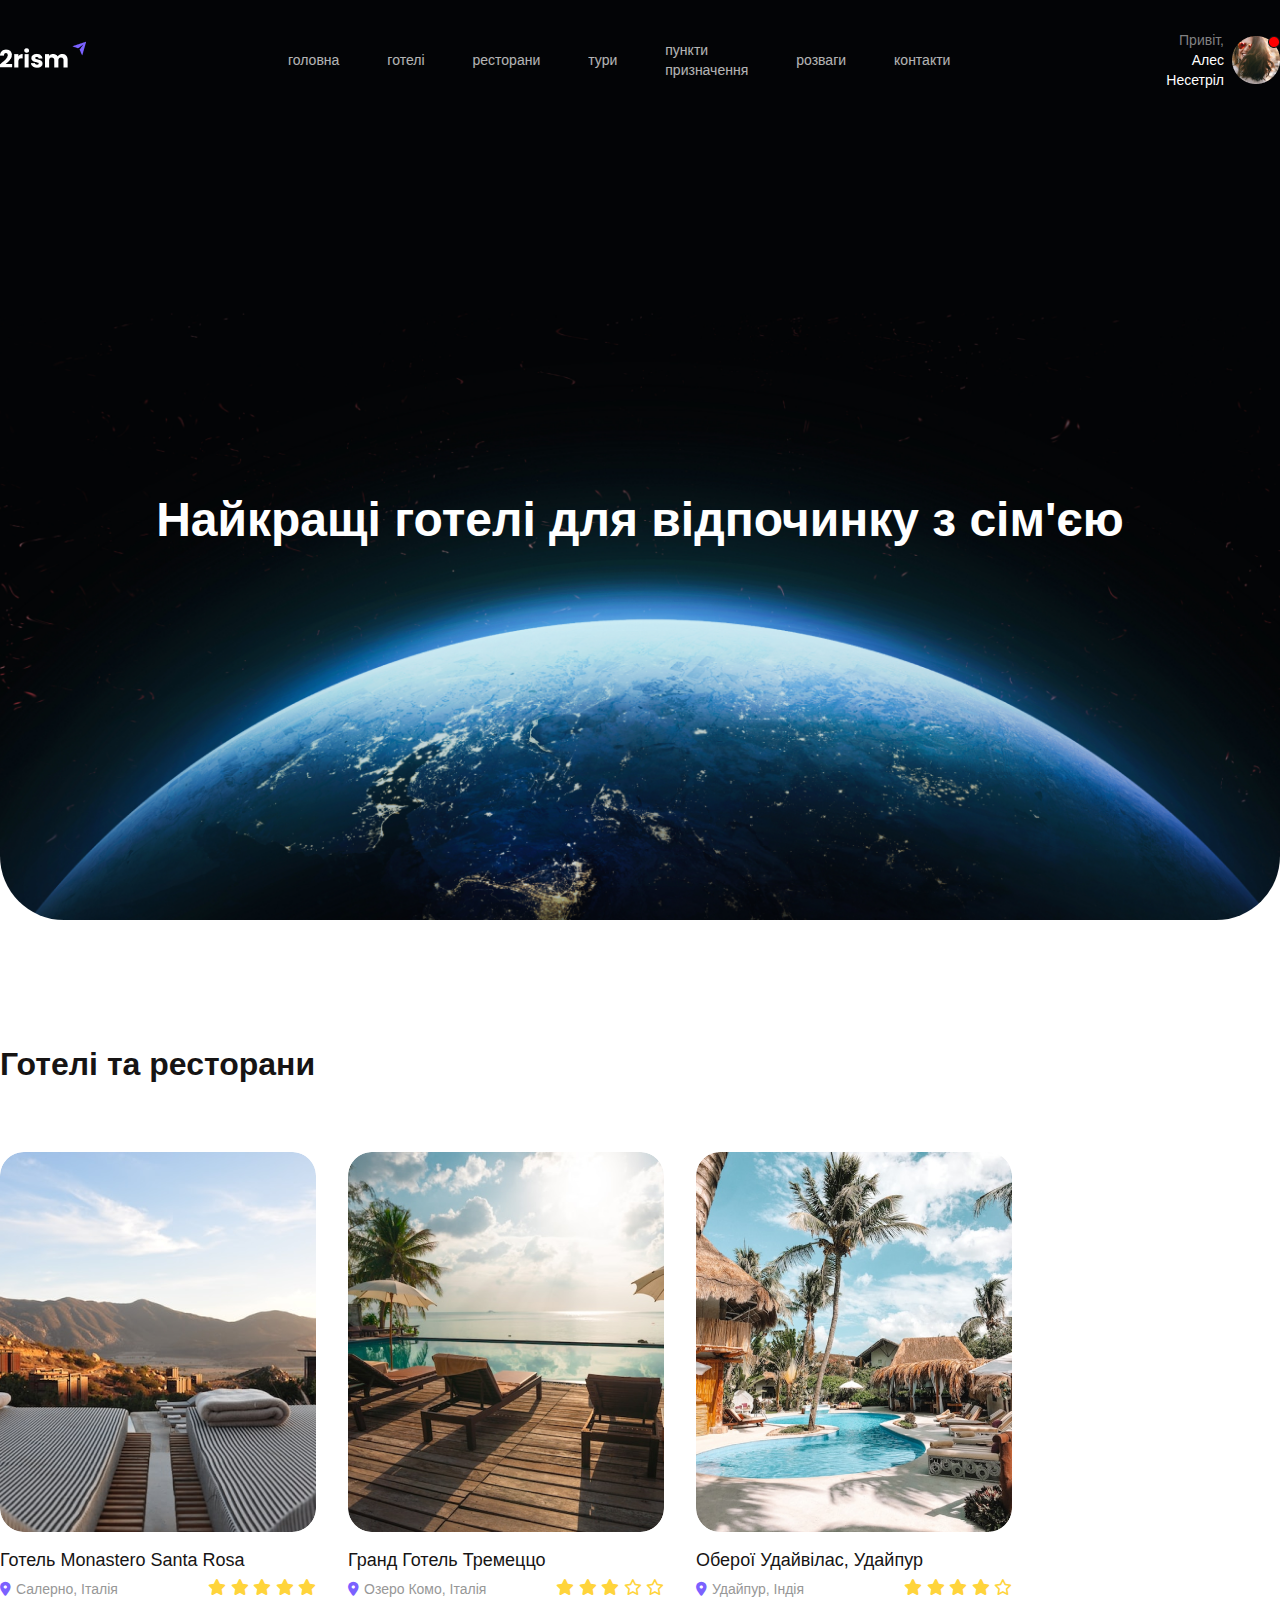
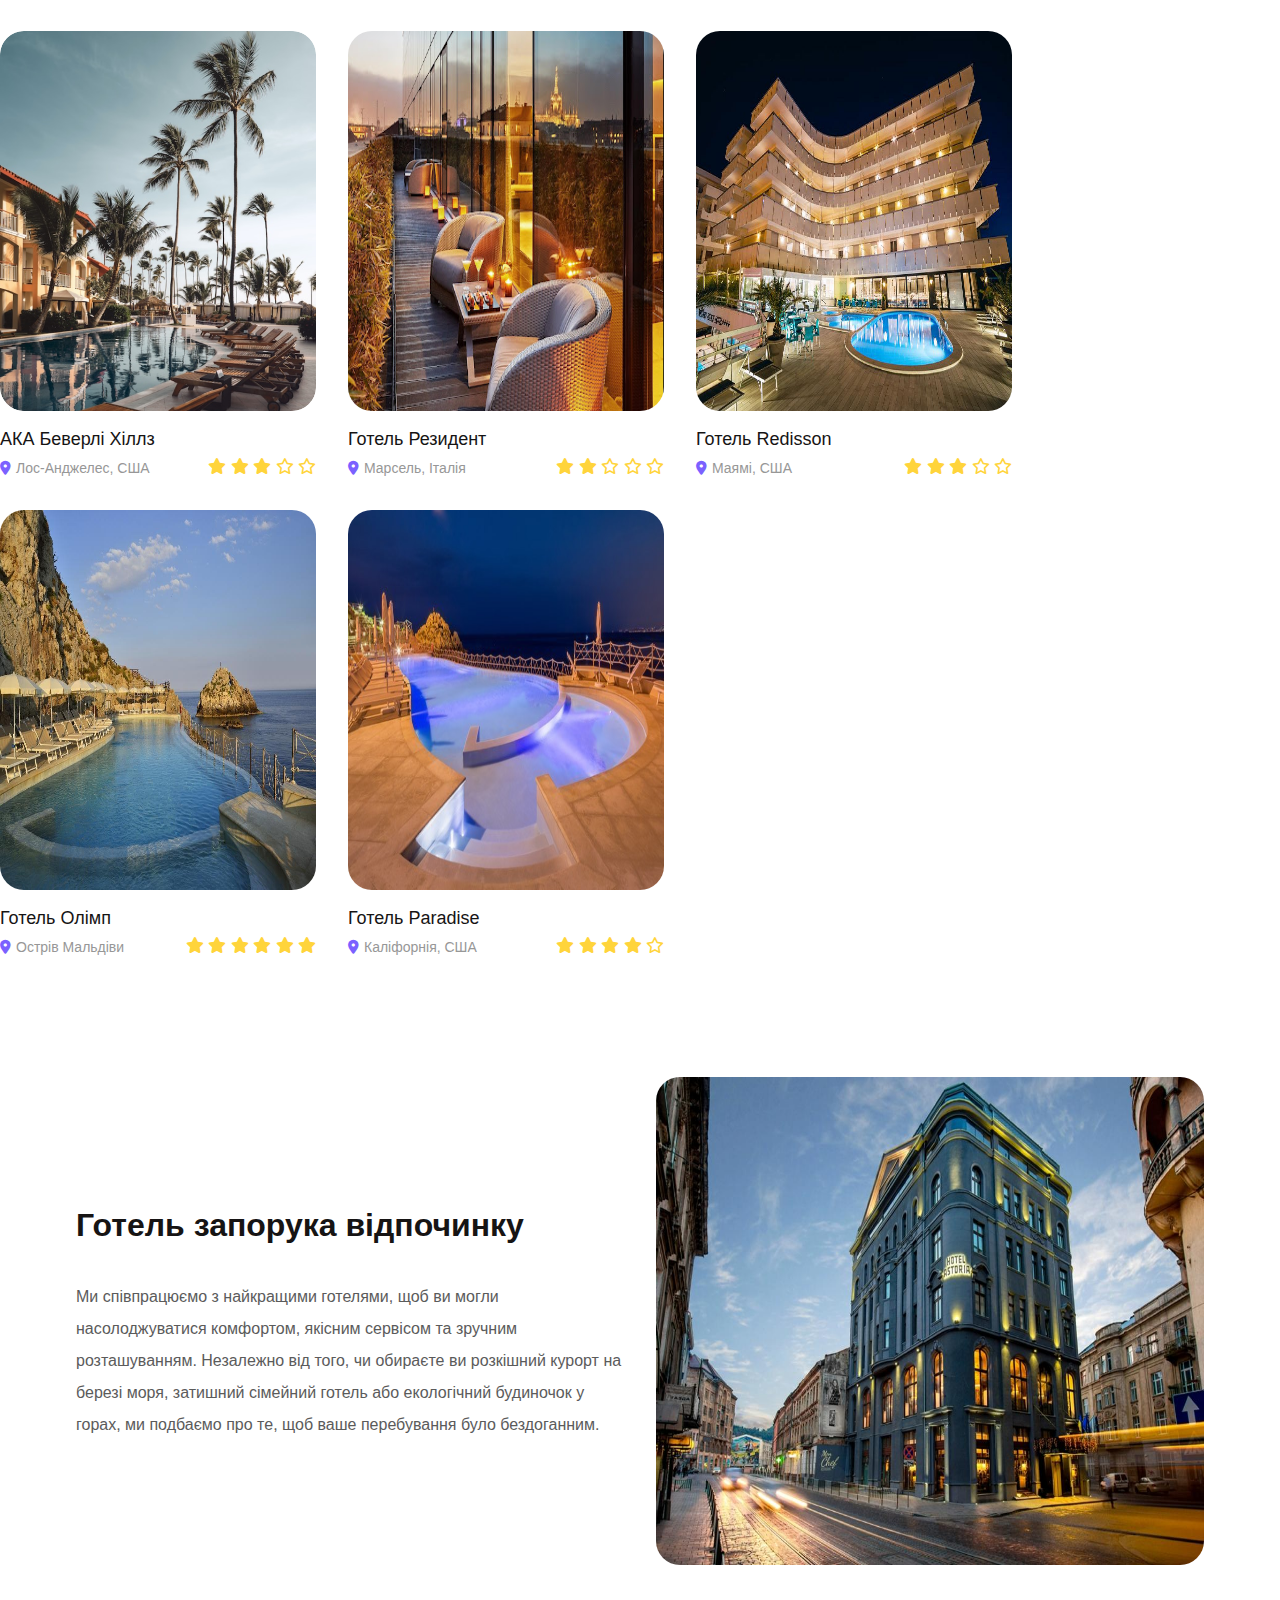
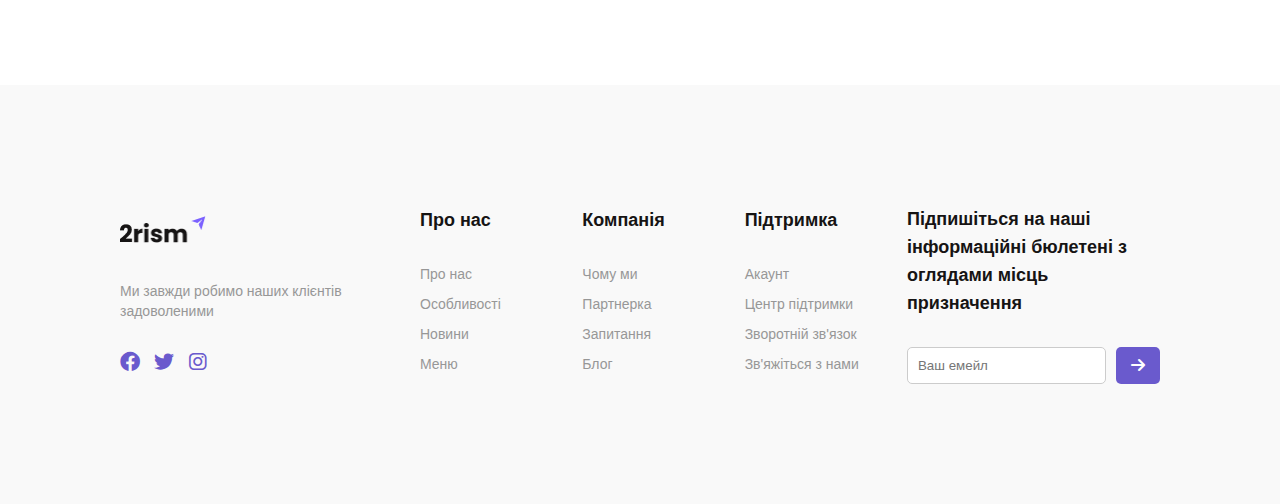
<file: KP/hotel.html>
<!doctype html>
<html lang="uk">
<head>
    <meta charset="UTF-8">
    <meta name="viewport" content="width=device-width, initial-scale=1.0">
    <meta http-equiv="X-UA-Compatible" content="ie=edge">
    <title>2rism</title>
    <link rel="stylesheet" href="css/style.css">
    <link rel="icon" type="image/png" href="img/favicon.png" sizes="16x16">
    <link rel="shortcut icon" href="img/favicon.png" type="image/x-icon">
    <meta name="description" content="Сайт туристичної агенції для планування сімейних відпусток">
    <link rel="stylesheet" href="https://cdnjs.cloudflare.com/ajax/libs/font-awesome/6.0.0-beta3/css/all.min.css">
</head>
<body>
<a href="#" class="scroll-to-top" id="scrollToTopBtn">&#8593;</a>
<div id="contactModal" class="modal">
    <div class="modal-content">
        <span class="close">&times;</span>
        <h2>Зв'язатися з нами</h2>
        <form>
            <label for="name">Ваше ім'я:</label>
            <input type="text" id="name" name="name" required>
            <label for="email">Ваш email:</label>
            <input type="email" id="email" name="email" required>
            <label for="message">Ваше повідомлення:</label>
            <textarea id="message" name="message" required></textarea>
            <button type="submit">Відправити</button>
        </form>
    </div>
</div>
<header>
    <a href="index.html"><img src="img/logo.png" class="logo" alt="img"></a>
    <nav>
        <ul>
            <li><a href="index.html">головна</a></li>
            <li><a href="#">готелі</a></li>
            <li><a href="#">ресторани</a></li>
            <li><a href="#">тури</a></li>
            <li><a href="#">пункти призначення</a></li>
            <li><a href="#">розваги</a></li>
            <li><a href="#" id="contactBtn">контакти</a></li>
        </ul>
    </nav>
    <div class="user-profile">
        <p>Привіт, <br><span> Алес Несетріл</span></p>
        <img src="img/avatar.png" alt="Profile Picture">
    </div>
</header>
    <main>
        <section class="hero">
            <h1>Найкращі готелі для відпочинку з сім'єю</h1>
        </section>
    </main>
    <section class="block">
        <div>
            <h3 class="sections-title">Готелі та ресторани</h3>
            <div class="dest-cards-block">
                <div class="card-hotels">
                    <img src="img/card-hotel.png" alt="img">
                    <div>
                        <h4>Готель Monastero Santa Rosa</h4>
                        <div class="stars-block">
                            <p><i class="fa-solid fa-location-dot" style="color: #7B61FF;"></i>Салерно, Італія</p>
                            <div>
                                <i class="fa-solid fa-star" style="color: #FFD43B;"></i>
                                <i class="fa-solid fa-star" style="color: #FFD43B;"></i>
                                <i class="fa-solid fa-star" style="color: #FFD43B;"></i>
                                <i class="fa-solid fa-star" style="color: #FFD43B;"></i>
                                <i class="fa-solid fa-star" style="color: #FFD43B;"></i>
                            </div>
                        </div>
                    </div>
                </div>
                <div class="card-hotels">
                    <img src="img/card-hotel1.png" alt="img">
                    <div>
                        <h4>Гранд Готель Тремеццо</h4>
                        <div class="stars-block">
                            <p><i class="fa-solid fa-location-dot" style="color: #7B61FF;"></i>Озеро Комо, Італія</p>
                            <div>
                                <i class="fa-solid fa-star" style="color: #FFD43B;"></i>
                                <i class="fa-solid fa-star" style="color: #FFD43B;"></i>
                                <i class="fa-solid fa-star" style="color: #FFD43B;"></i>
                                <i class="fa-regular fa-star" style="color: #FFD43B;"></i>
                                <i class="fa-regular fa-star" style="color: #FFD43B;"></i>
                            </div>
                        </div>
                    </div>
                </div>
                <div class="card-hotels">
                    <img src="img/card-hotel2.png" alt="img">
                    <div>
                        <h4>Оберої Удайвілас, Удайпур</h4>
                        <div class="stars-block">
                            <p><i class="fa-solid fa-location-dot" style="color: #7B61FF;"></i>Удайпур, Індія</p>
                            <div>
                                <i class="fa-solid fa-star" style="color: #FFD43B;"></i>
                                <i class="fa-solid fa-star" style="color: #FFD43B;"></i>
                                <i class="fa-solid fa-star" style="color: #FFD43B;"></i>
                                <i class="fa-solid fa-star" style="color: #FFD43B;"></i>
                                <i class="fa-regular fa-star" style="color: #FFD43B;"></i>
                            </div>
                        </div>
                    </div>
                </div>
                <div class="card-hotels">
                    <img src="img/card-hotel3.png" alt="img">
                    <div>
                        <h4>АКА Беверлі Хіллз</h4>
                        <div class="stars-block">
                            <p><i class="fa-solid fa-location-dot" style="color: #7B61FF;"></i>Лос-Анджелес, США</p>
                            <div>
                                <i class="fa-solid fa-star" style="color: #FFD43B;"></i>
                                <i class="fa-solid fa-star" style="color: #FFD43B;"></i>
                                <i class="fa-solid fa-star" style="color: #FFD43B;"></i>
                                <i class="fa-regular fa-star" style="color: #FFD43B;"></i>
                                <i class="fa-regular fa-star" style="color: #FFD43B;"></i>
                            </div>
                        </div>
                    </div>
                </div>
                <div class="card-hotels">
                    <img src="img/card-hotel4.jpg" alt="img">
                    <div>
                        <h4>Готель Резидент</h4>
                        <div class="stars-block">
                            <p><i class="fa-solid fa-location-dot" style="color: #7B61FF;"></i>Марсель, Італія</p>
                            <div>
                                <i class="fa-solid fa-star" style="color: #FFD43B;"></i>
                                <i class="fa-solid fa-star" style="color: #FFD43B;"></i>
                                <i class="fa-regular fa-star" style="color: #FFD43B;"></i>
                                <i class="fa-regular fa-star" style="color: #FFD43B;"></i>
                                <i class="fa-regular fa-star" style="color: #FFD43B;"></i>
                            </div>
                        </div>
                    </div>
                </div>
                <div class="card-hotels">
                    <img src="img/card-hotel5.jpg" alt="img">
                    <div>
                        <h4>Готель Redisson</h4>
                        <div class="stars-block">
                            <p><i class="fa-solid fa-location-dot" style="color: #7B61FF;"></i>Маямі, CША</p>
                            <div>
                                <i class="fa-solid fa-star" style="color: #FFD43B;"></i>
                                <i class="fa-solid fa-star" style="color: #FFD43B;"></i>
                                <i class="fa-solid fa-star" style="color: #FFD43B;"></i>
                                <i class="fa-regular fa-star" style="color: #FFD43B;"></i>
                                <i class="fa-regular fa-star" style="color: #FFD43B;"></i>
                            </div>
                        </div>
                    </div>
                </div>
                <div class="card-hotels">
                    <img src="img/card-hotel6.jpg" alt="img">
                    <div>
                        <h4>Готель Олімп</h4>
                        <div class="stars-block">
                            <p><i class="fa-solid fa-location-dot" style="color: #7B61FF;"></i>Острів Мальдіви</p>
                            <div>
                                <i class="fa-solid fa-star" style="color: #FFD43B;"></i>
                                <i class="fa-solid fa-star" style="color: #FFD43B;"></i>
                                <i class="fa-solid fa-star" style="color: #FFD43B;"></i>
                                <i class="fa-solid fa-star" style="color: #FFD43B;"></i>
                                <i class="fa-solid fa-star" style="color: #FFD43B;"></i>
                                <i class="fa-solid fa-star" style="color: #FFD43B;"></i>
                            </div>
                        </div>
                    </div>
                </div>
                <div class="card-hotels">
                    <img src="img/card-hotel7.jpg" alt="img">
                    <div>
                        <h4>Готель Paradise</h4>
                        <div class="stars-block">
                            <p><i class="fa-solid fa-location-dot" style="color: #7B61FF;"></i>Каліфорнія, США</p>
                            <div>
                                <i class="fa-solid fa-star" style="color: #FFD43B;"></i>
                                <i class="fa-solid fa-star" style="color: #FFD43B;"></i>
                                <i class="fa-solid fa-star" style="color: #FFD43B;"></i>
                                <i class="fa-solid fa-star" style="color: #FFD43B;"></i>
                                <i class="fa-regular fa-star" style="color: #FFD43B;"></i>
                            </div>
                        </div>
                    </div>
                </div>
            </div>
        </div>
    </section>
    <section class="block">
        <div class="about-block">
            <div>
                <h3 class="sections-title">Готель запорука відпочинку</h3>
                <p> Ми співпрацюємо з найкращими готелями, щоб ви могли насолоджуватися
                    комфортом, якісним сервісом та зручним розташуванням. Незалежно від
                    того, чи обираєте ви розкішний курорт на березі моря, затишний сімейний
                    готель або екологічний будиночок у горах, ми подбаємо про те, щоб ваше
                    перебування було бездоганним.</p>
            </div>
            <img src="img/caption.jpg" alt="img">
        </div>
    </section>
    <footer>
        <div class="footer-container">
            <div class="footer-section">
                <img src="img/logo-black.png" alt="img">
                <p>Ми завжди робимо наших клієнтів задоволеними</p>
                <div class="social-icons">
                    <a href="#"><i class="fab fa-facebook"></i></a>
                    <a href="#"><i class="fab fa-twitter"></i></a>
                    <a href="#"><i class="fab fa-instagram"></i></a>
                </div>
            </div>
            <div class="footer-section">
                <h3>Про нас</h3>
                <ul>
                    <li><a href="#">Про нас</a></li>
                    <li><a href="#">Особливості</a></li>
                    <li><a href="#">Новини</a></li>
                    <li><a href="#">Меню</a></li>
                </ul>
            </div>
            <div class="footer-section">
                <h3>Компанія</h3>
                <ul>
                    <li><a href="#">Чому ми</a></li>
                    <li><a href="#">Партнерка</a></li>
                    <li><a href="#">Запитання</a></li>
                    <li><a href="#">Блог</a></li>
                </ul>
            </div>
            <div class="footer-section">
                <h3>Підтримка</h3>
                <ul>
                    <li><a href="#">Акаунт</a></li>
                    <li><a href="#">Центр підтримки</a></li>
                    <li><a href="#">Зворотній зв'язок</a></li>
                    <li><a href="#">Зв'яжіться з нами</a></li>
                </ul>
            </div>
            <div class="footer-section">
                <h3>Підпишіться на наші інформаційні бюлетені з оглядами місць призначення</h3>
                <form action="#">
                    <input type="email" placeholder="Ваш емейл" required>
                    <button type="submit"><i class="fas fa-arrow-right"></i></button>
                </form>
            </div>
        </div>
    </footer>

    <script src="script/script.js"></script>
</body>
</html>
</file>
<file: KP/css/style.css>
* {
    margin: 0;
    padding: 0;
    box-sizing: border-box;
}

body {
    font-family: 'Poppins', sans-serif;
}

header {
    display: flex;
    align-items: center;
    justify-content: center;
    padding: 30px 0;
    background: #030406;
    gap: 200px;
}

nav ul {
    list-style: none;
    display: flex;
    align-items: center;
    gap: 48px;
}

nav ul li a {
    font-weight: 400;
    font-size: 14px;
    line-height: 20px;
    color: #FFFFFF;
    opacity: 0.7;
    text-decoration: none;
}

.user-profile {
    display: flex;
    align-items: center;
    gap: 8px;
    font-weight: 400;
    font-size: 14px;
    line-height: 20px;
    color: #818182;
    width: 150px;
    text-align: right;
}

.user-profile p span {
    font-weight: 500;
    color: #FFFFFF;
}

main {
    display: flex;
    flex-direction: column;
    align-items: center;
    justify-content: center;
    background: url("../img/bg-image.png") no-repeat center center/cover;
    border-radius: 0 0 64px 64px;
    height: 800px;
}

.hero {
    display: flex;
    flex-direction: column;
    align-items: center;
    justify-content: center;
    gap: 32px;
}

.hero h1 {
    font-weight: 600;
    font-size: 48px;
    line-height: 62px;
    color: #FFFFFF;
}

.discover-button {
    display: flex;
    justify-content: center;
    align-items: center;
    gap: 8px;
    width: 272px;
    height: 72px;
    background: #7B61FF;
    border-radius: 12px;
    text-decoration: none;
    color: #FFFFFF;
    font-weight: 500;
    font-size: 18px;
    line-height: 18px;
}

.block-search {
    display: flex;
    align-items: center;
    justify-content:space-between;
    padding: 8px;
    width: 1140px;
    height: 88px;
    background: #FFFFFF;
    border-radius: 12px;
    margin-top: 184px;
}

.block-search a {
    display: flex;
    justify-content: center;
    align-items: center;
    width: 60px;
    height: 60px;
    background: #7B61FF;
    border-radius: 12px;
    text-decoration: none;
    margin-left: 100px;
}

.card-search {
    display: flex;
    align-items: center;
    justify-content: center;
    gap: 16px;
}

.card-search i{
    padding: 16px;
}

.card-search h2{
    font-weight: 400;
    font-size: 14px;
    line-height: 20px;
    color: #979797;
}

.card-search p{
    font-weight: 600;
    line-height: 24px;
    color: #161414;
}

/*Популярні напрямки*/

.block {
    display: flex;
    flex-direction: column;
    align-items: center;
    padding: 120px 0 0;
}

.dest-cards-block {
    display: flex;
    flex-wrap: wrap;
    gap: 32px;
    max-width: 1360px;
}

.sections-title {
    font-weight: 600;
    font-size: 32px;
    line-height: 48px;
    color: #161414;
    margin-bottom: 64px;
}

.card-destination h4, .card-hotels h4 {
    font-weight: 500;
    font-size: 18px;
    line-height: 28px;
    color: #161414;
    margin-top: 10px;
}

.card-destination p, .card-hotels p {
    font-weight: 400;
    font-size: 14px;
    line-height: 20px;
    color: #979797;
}

.card-hotels img {
    width: 316px;
    height: 380px;
    border-radius: 24px;
}

/*Готелі*/

.stars-block {
    display: flex;
    justify-content: space-between;
    margin-top: 5px;
}

.stars-block p i{
    margin-right: 5px;
}

/*Подорожі*/

.title-block {
    display: flex;
    justify-content: space-between;
}

.title-block a, .about-block a{
    display: flex;
    justify-content: center;
    align-items: center;
    gap: 4px;
    width: 175px;
    height: 40px;
    background: #F6F4FF;
    border-radius: 12px;
    text-decoration: none;
    color: #7B61FF;
}

.card-info {
    display: flex;
    gap: 24px;
}

.card-info p i {
    margin-right: 5px;
}

.card-tips {
    position: relative;
    display: flex;
    gap: 32px;
    width: 664px;
    font-weight: 400;
    font-size: 16px;
    line-height: 24px;
    color: #979797;
}

.card-tips img {
    width: 316px;
    height: 380px;
    border-radius: 24px;
}

.card-tips h4{
    font-weight: 600;
    font-size: 24px;
    line-height: 36px;
    color: #161414;
    margin-bottom: 16px;
}

.card-info {
    position: absolute;
    bottom: 0;
}

.about-block {
    display: flex;
    font-weight: 400;
    font-size: 16px;
    line-height: 32px;
    color: #5B5B5B;
}

.about-block div {
    width: 548px;
    margin-right: 32px;
    display: flex;
    flex-direction: column;
    justify-content: center;
    gap: 32px;
}

.about-block div h3 {
    margin-bottom: 0;
}

.about-block img {
    width: 548px;
    height: 488px;
    border-radius: 24px;
}

/*Футер*/

.footer-container {
    display: flex;
    justify-content: center;
    align-items: center;
    background-color: #f9f9f9;
    padding: 120px;
    margin-top: 120px;
}

.footer-section img {
    width: 87px;
}

.footer-section {
    flex: 1;
    display: flex;
    flex-direction: column;
    gap: 30px;
}

.footer-section h2, .footer-section h3 {
    font-weight: 600;
    font-size: 18px;
    line-height: 28px;
    color: #161414;
}

.footer-section p {
    font-weight: 400;
    font-size: 14px;
    line-height: 20px;
    color: #979797;
    width: 300px;
}

.footer-section ul {
    list-style: none;
    padding: 0;
}

.footer-section ul li {
    margin-bottom: 10px;
}

.footer-section ul li a {
    font-weight: 400;
    font-size: 14px;
    line-height: 20px;
    color: #979797;
    text-decoration: none;
}

.footer-section .social-icons a {
    margin-right: 10px;
    color: #6a5acd;
    font-size: 20px;
}

.footer-section form {
    display: flex;
    flex-direction: row;
    align-items: center;
}

.footer-section input[type="email"] {
    padding: 10px;
    border: 1px solid #ccc;
    border-radius: 5px;
    flex: 1;
    margin-right: 10px;
    margin-bottom: 0;
}

.footer-section button {
    background-color: #6a5acd;
    border: none;
    padding: 10px 15px;
    color: #fff;
    border-radius: 5px;
    cursor: pointer;
}

.footer-section button i {
    font-size: 16px;
}

.travel-tips-form {
    border: 1px solid #ddd;
    border-radius: 8px;
    padding: 20px;
    box-shadow: 0 4px 8px rgba(0, 0, 0, 0.1);
    width: 600px;
    margin: 20px 0;
    background-color: #f9f9f9;
}

.travel-tips-form h3 {
    margin-top: 0;
    color: #333;
    margin-bottom: 20px;
}

.travel-tips-form label {
    display: block;
    margin-bottom: 5px;
    font-weight: bold;
}

.travel-tips-form input, .travel-tips-form textarea {
    width: 100%;
    padding: 10px;
    margin-bottom: 15px;
    border: 1px solid #ccc;
    border-radius: 4px;
    box-sizing: border-box;
}

.travel-tips-form button {
    color: #fff;
    border: none;
    cursor: pointer;
    transition: background-color 0.3s;
    background-color: #6a5acd;
    padding: 10px 15px;
    border-radius: 5px;
}

.travel-tips-form button:hover {
    background-color: #473a96;
}

/*Модальне вікно*/

.modal {
    display: none;
    position: fixed;
    z-index: 1;
    left: 0;
    top: 0;
    width: 100%;
    height: 100%;
    background-color: rgba(0, 0, 0, 0.4);
    padding-top: 60px;
}

.modal-content {
    position: relative;
    background-color: #fefefe;
    margin: 5% auto;
    padding: 20px;
    border: 1px solid #888;
    width: 80%;
    max-width: 500px;
    box-shadow: 0 4px 8px rgba(0, 0, 0, 0.2);
}

.close {
    color: #aaa;
    font-size: 28px;
    font-weight: bold;
    position: absolute;
    top: 10px;
    right: 25px;
    cursor: pointer;
}

.close:hover,
.close:focus {
    color: black;
    text-decoration: none;
    cursor: pointer;
}

form {
    display: flex;
    flex-direction: column;
}

form input,
form textarea {
    margin-bottom: 10px;
    padding: 10px;
    border: 1px solid #ccc;
    border-radius: 5px;
}

form button {
    padding: 10px;
    background-color: #6a5acd;
    color: white;
    border: none;
    border-radius: 5px;
    cursor: pointer;
}

form button:hover {
    background-color: #7B61FF;
}

/*Скрол ввверх*/

.scroll-to-top {
    display: none;
    position: fixed;
    bottom: 30px;
    right: 30px;
    background-color: #6a5acd;
    color: white;
    border-radius: 50%;
    width: 50px;
    height: 50px;
    font-size: 20px;
    text-align: center;
    line-height: 50px;
    cursor: pointer;
    transition: background-color 0.3s ease;
    text-decoration: none;
}

.scroll-to-top:hover {
    background-color: #283655;
}
</file>
<file: lr5/1/style.css>
#tabs .tab {
    display: inline-block;
    padding: 5px 10px;
    cursor: pointer;
    position: relative;
    z-index: 5;
}

#tabs .whiteborder {
    border: 1px solid #707070;
    border-bottom: 1px solid #fff;
    border-radius: 3px 3px 0 0;
}

#tabs .tabContent {
    width: 300px;
    height: 60px;
    border: 1px solid #707070;
    position: relative;
    top: -1px;
    z-index: 1;
    padding: 10px;
    border-radius: 0 0 3px 3px;
}

#tabs .hide {
    display: none;
}

#tabs .show {
    display: block;
}
</file>
<file: lr5/2/style.css>
#block {
    width: 100px;
    height: 100px;
    background: #4e3b71;
}
</file>
